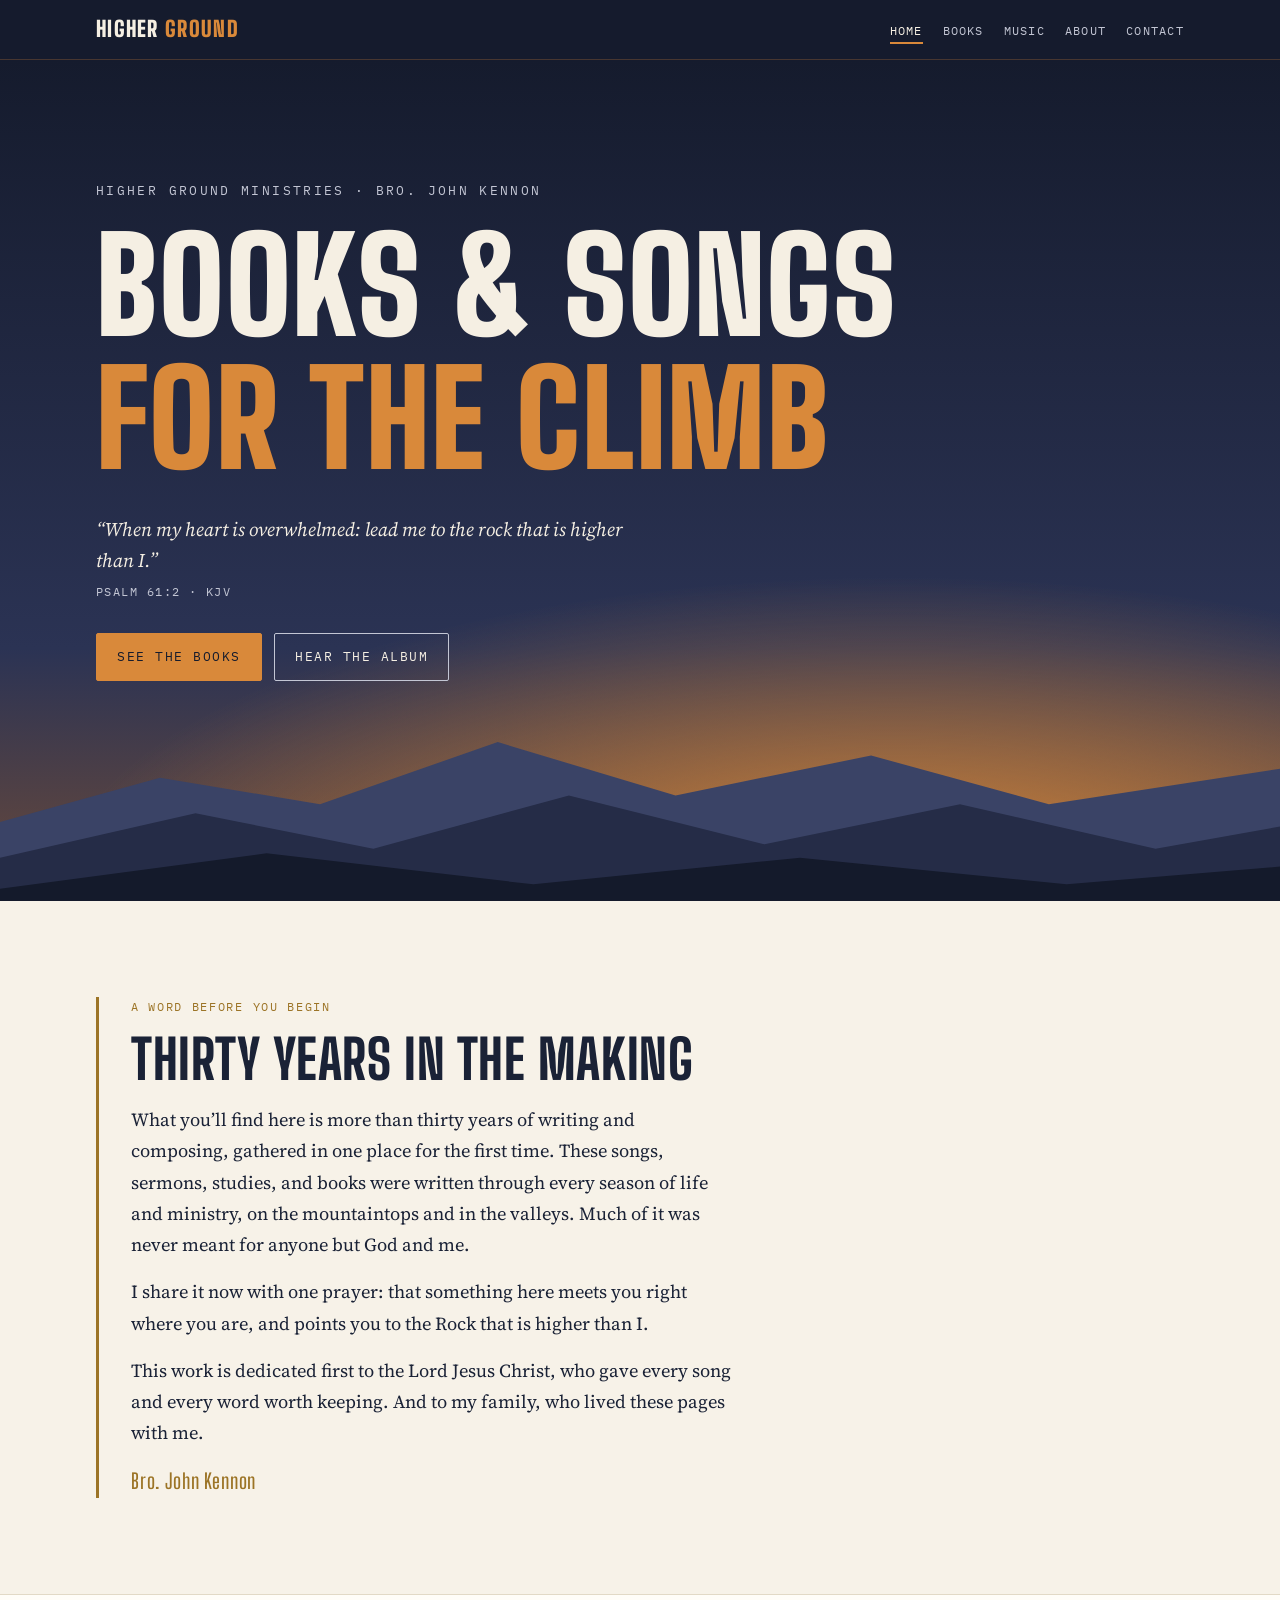
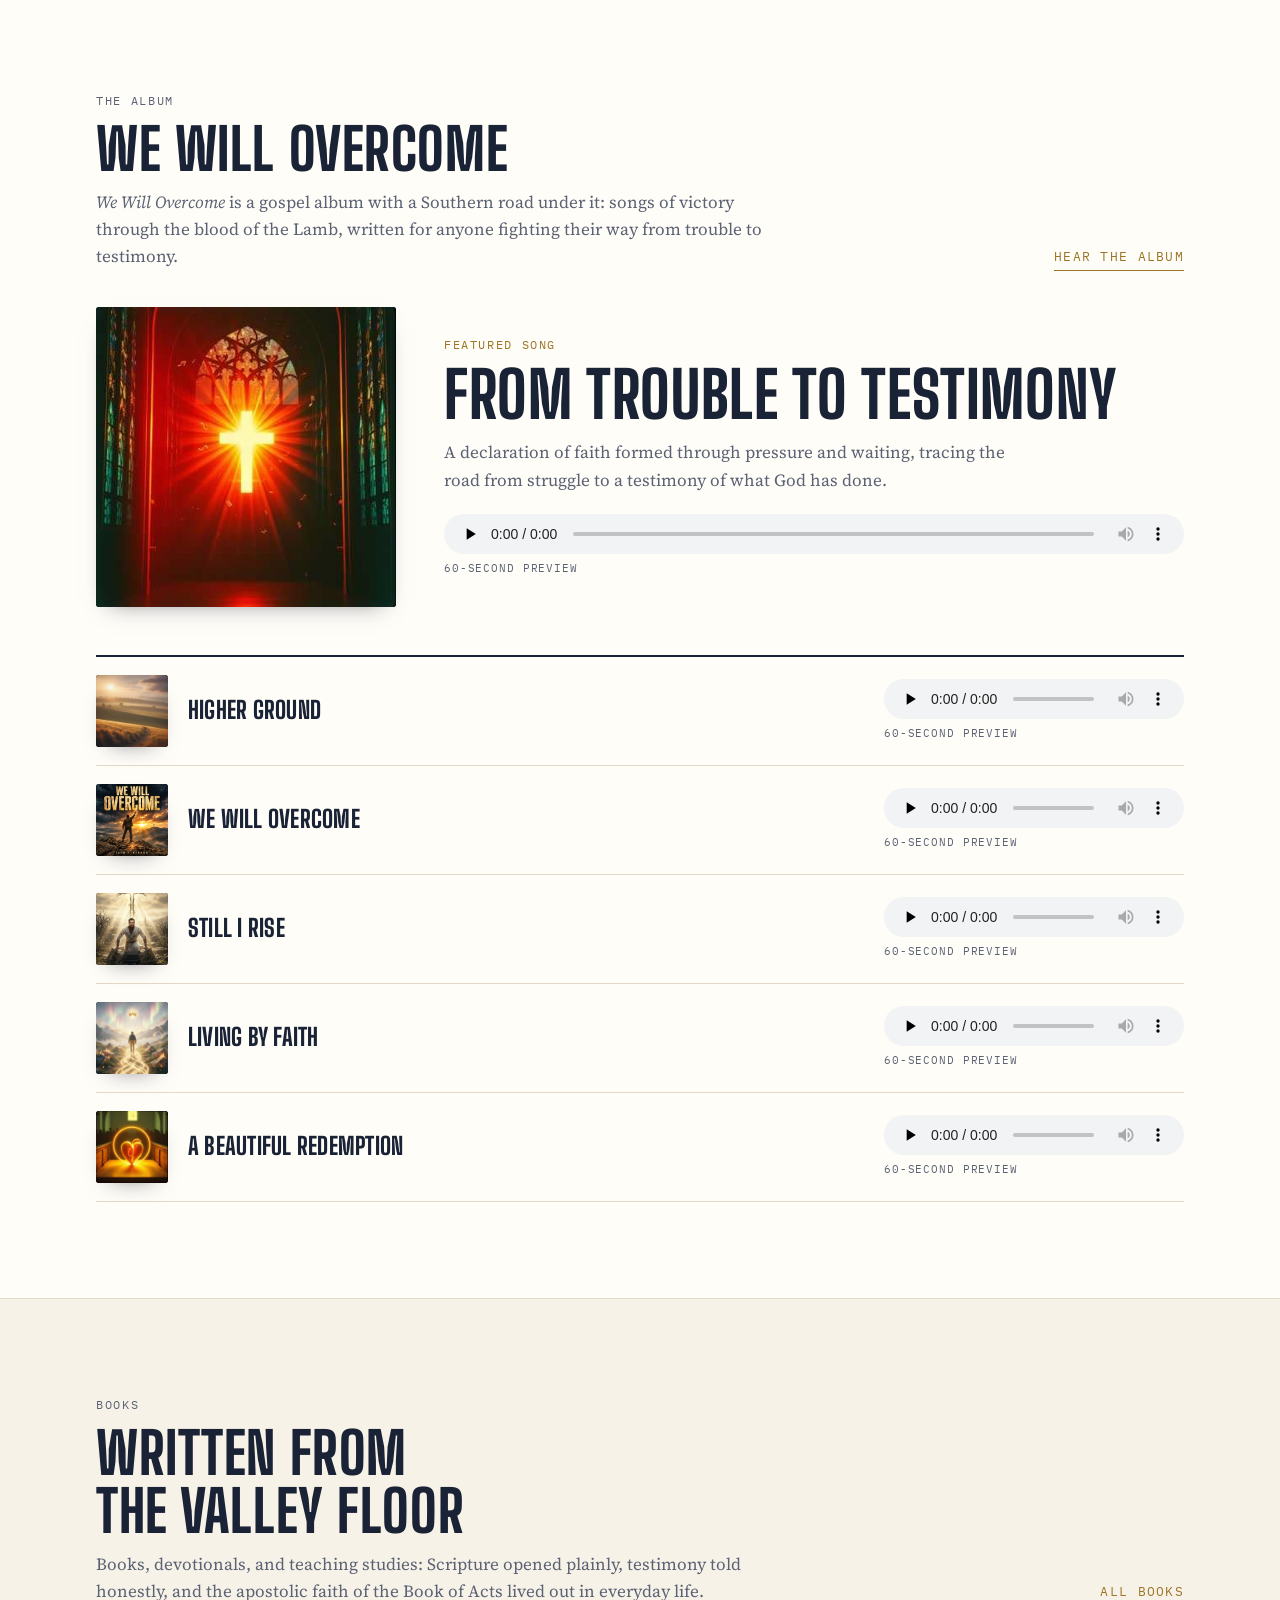
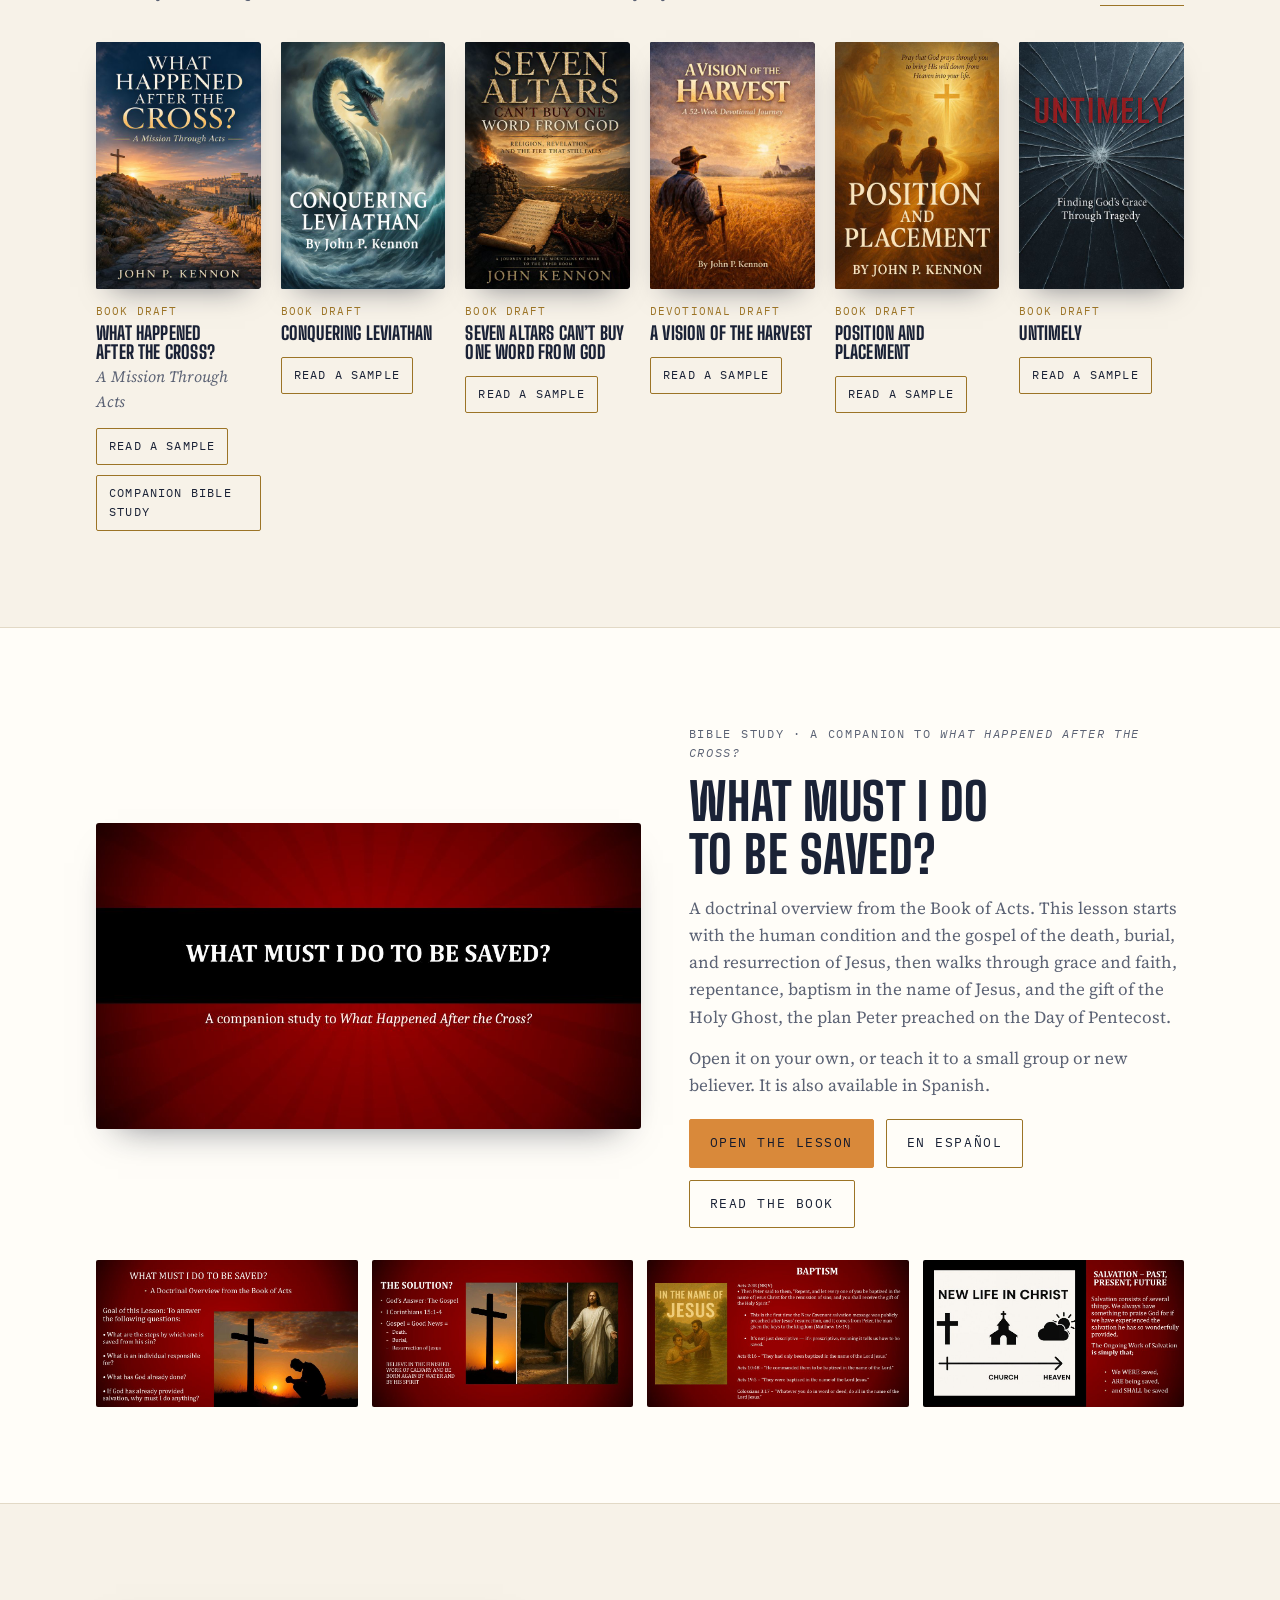
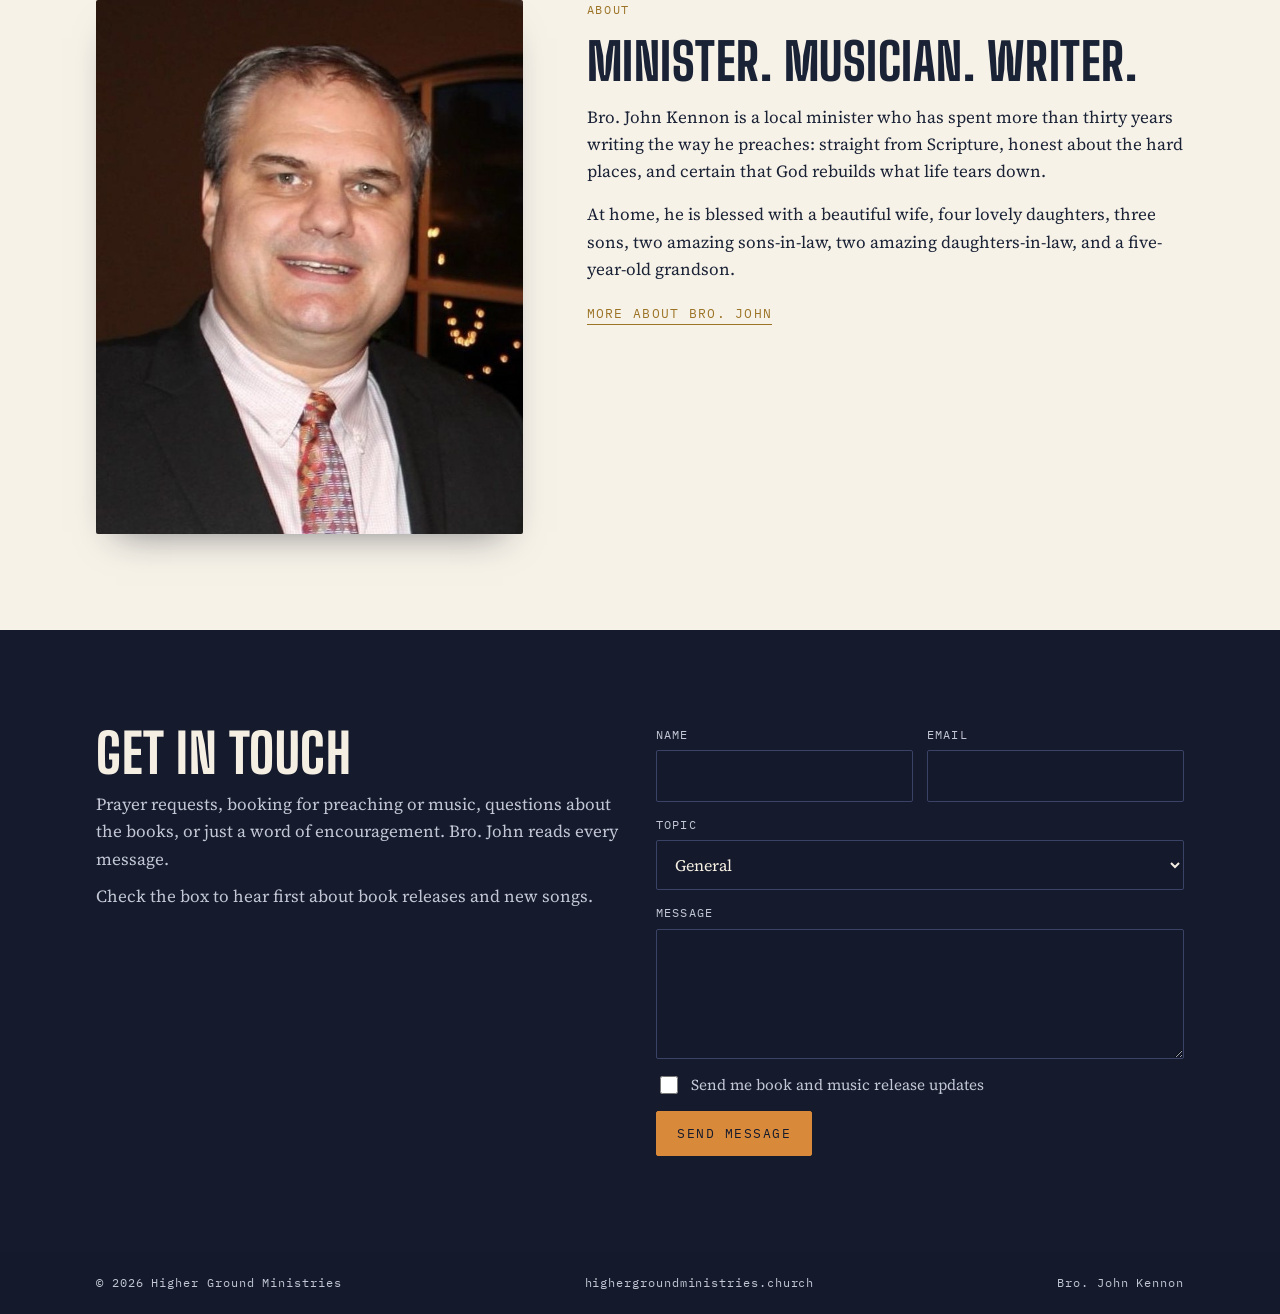
<file: index.html>
<!doctype html>
<html lang="en">
<head>
<meta charset="utf-8">
<script>/* myhgm.church is the short name: send visitors to the main address */
if (/(^|\.)myhgm\.church$/i.test(location.hostname)) location.replace("https://highergroundministries.church" + location.pathname + location.search + location.hash);</script>
<meta name="viewport" content="width=device-width, initial-scale=1">
<title>Higher Ground Ministries</title>
<meta name="description" content="Books and original gospel music from Bro. John Kennon and Higher Ground Ministries.">
<meta property="og:title" content="Higher Ground Ministries">
<meta property="og:description" content="Books and original gospel music from Bro. John Kennon and Higher Ground Ministries.">
<meta property="og:url" content="https://highergroundministries.church/">
<link rel="canonical" href="https://highergroundministries.church/">
<link rel="preconnect" href="https://fonts.googleapis.com">
<link rel="preconnect" href="https://fonts.gstatic.com" crossorigin>
<link rel="stylesheet" href="https://fonts.googleapis.com/css2?family=Big+Shoulders+Display:wght@600;800;900&family=Source+Serif+4:ital,opsz,wght@0,8..60,400;0,8..60,600;1,8..60,400&family=IBM+Plex+Mono:wght@400;500&display=swap">
<link rel="stylesheet" href="assets/site.css">
</head>
<body>
<a class="skip" href="#main">Skip to content</a>
<nav class="nav" aria-label="Main">
  <div class="wrap">
    <a class="mark" href="index.html">Higher <span>Ground</span></a>
    <ul>
      <li><a href="index.html" aria-current="page">Home</a></li>
      <li><a href="books.html">Books</a></li>
      <li><a href="music.html">Music</a></li>
      <li><a href="about.html">About</a></li>
      <li><a href="index.html#contact">Contact</a></li>
    </ul>
  </div>
</nav>

<header class="hero" id="top">
  <div class="wrap">
    <p class="sub">Higher Ground Ministries &middot; Bro. John Kennon</p>
    <h1>Books &amp; songs <em>for the climb</em></h1>
    <p class="verse">&ldquo;When my heart is overwhelmed: lead me to the rock that is higher than I.&rdquo;<cite>PSALM 61:2 &middot; KJV</cite></p>
    <div class="cta">
      <a class="btn" href="books.html">See the books</a>
      <a class="btn ghost" href="music.html">Hear the album</a>
    </div>
  </div>
  <svg class="ridges" viewBox="0 0 1440 260" preserveAspectRatio="none" aria-hidden="true">
    <circle cx="1040" cy="190" r="70"/>
    <path d="M0 170 L180 120 L360 150 L560 80 L760 140 L980 95 L1180 150 L1440 110 L1440 260 L0 260Z"/>
    <path d="M0 210 L220 160 L420 200 L640 140 L860 195 L1080 150 L1300 200 L1440 175 L1440 260 L0 260Z"/>
    <path d="M0 245 L300 205 L600 240 L900 210 L1200 240 L1440 220 L1440 260 L0 260Z"/>
  </svg>
</header>
<main id="main">
<section class="band dedication" aria-labelledby="dedication-h">
  <div class="wrap">
    <div class="dedication-body">
      <p class="eyebrow">A word before you begin</p>
      <h2 id="dedication-h">Thirty years in the making</h2>
      <p>What you&rsquo;ll find here is more than thirty years of writing and composing, gathered in one place for the first time. These songs, sermons, studies, and books were written through every season of life and ministry, on the mountaintops and in the valleys. Much of it was never meant for anyone but God and me.</p>
      <p>I share it now with one prayer: that something here meets you right where you are, and points you to the Rock that is higher than I.</p>
      <p>This work is dedicated first to the Lord Jesus Christ, who gave every song and every word worth keeping. And to my family, who lived these pages with me.</p>
      <p class="sig">Bro. John Kennon</p>
    </div>
  </div>
</section>
<section class="band alt" aria-labelledby="music-h">
  <div class="wrap">
    <div class="head-row">
      <div class="head">
        <p class="eyebrow">The album</p>
        <h2 id="music-h">We Will Overcome</h2>
        <p><em>We Will Overcome</em> is a gospel album with a Southern road under it: songs of victory through the blood of the Lamb, written for anyone fighting their way from trouble to testimony.</p>
      </div>
      <a class="more" href="music.html">Hear the album</a>
    </div>
    <div data-songs="featured"></div>
    <ul class="songs compact" data-songs="teaser"></ul>
  </div>
</section>
<section class="band" aria-labelledby="books-h">
  <div class="wrap">
    <div class="head-row">
      <div class="head">
        <p class="eyebrow">Books</p>
        <h2 id="books-h">Written from the valley floor</h2>
        <p>Books, devotionals, and teaching studies: Scripture opened plainly, testimony told honestly, and the apostolic faith of the Book of Acts lived out in everyday life.</p>
      </div>
      <a class="more" href="books.html">All books</a>
    </div>
    <div class="books compact" data-books="teaser"></div>
  </div>
</section>
<section class="band alt study" id="study" aria-labelledby="study-h">
  <div class="wrap">
    <div class="study-grid">
      <a class="study-cover" href="studies/next-steps-1-what-must-i-do-to-be-saved.pdf" target="_blank" rel="noopener"><img src="img/studies/ns1-1-01.jpg" alt="Title slide: What Must I Do to Be Saved? A companion study to What Happened After the Cross?" width="960" height="540" loading="lazy"></a>
      <div class="study-text">
        <p class="eyebrow">Bible study &middot; A companion to <i>What Happened After the Cross?</i></p>
        <h2 id="study-h">What Must I Do to Be Saved?</h2>
        <p>A doctrinal overview from the Book of Acts. This lesson starts with the human condition and the gospel of the death, burial, and resurrection of Jesus, then walks through grace and faith, repentance, baptism in the name of Jesus, and the gift of the Holy Ghost, the plan Peter preached on the Day of Pentecost.</p>
        <p>Open it on your own, or teach it to a small group or new believer. It is also available in Spanish.</p>
        <div class="study-actions">
          <a class="btn" href="studies/next-steps-1-what-must-i-do-to-be-saved.pdf" target="_blank" rel="noopener">Open the lesson</a>
          <a class="btn line" href="studies/next-steps-1-que-debo-hacer-para-ser-salvo.pdf" target="_blank" rel="noopener" lang="es">En espa&ntilde;ol</a>
          <a class="btn line" href="books.html#book-after-the-cross">Read the book</a>
        </div>
      </div>
    </div>
    <ul class="study-slides" aria-label="Slides from the lesson">
      <li><img src="img/studies/ns1-2-02.jpg" alt="Slide: goal of the lesson" width="960" height="540" loading="lazy"></li>
      <li><img src="img/studies/ns1-4-04.jpg" alt="Slide: the solution, the gospel" width="960" height="540" loading="lazy"></li>
      <li><img src="img/studies/ns1-12-12.jpg" alt="Slide: baptism" width="960" height="540" loading="lazy"></li>
      <li><img src="img/studies/ns1-15-15.jpg" alt="Slide: salvation past, present, future" width="960" height="540" loading="lazy"></li>
    </ul>
  </div>
</section>
<section class="band" aria-labelledby="about-h">
  <div class="wrap about">
    <img class="portrait-img" src="img/john-kennon.jpg" alt="Bro. John Kennon" width="640" height="800">
    <div class="about-body">
      <p class="eyebrow">About</p>
      <h2 id="about-h">Minister. Musician. Writer.</h2>
      <p>Bro. John Kennon is a local minister who has spent more than thirty years writing the way he preaches: straight from Scripture, honest about the hard places, and certain that God rebuilds what life tears down.</p>
      <p>At home, he is blessed with a beautiful wife, four lovely daughters, three sons, two amazing sons-in-law, two amazing daughters-in-law, and a five-year-old grandson.</p>
      <p><a class="more" href="about.html">More about Bro. John</a></p>
    </div>
  </div>
</section>
<section class="band contact" id="contact" aria-labelledby="contact-h">
  <div class="wrap">
    <div>
      <h2 id="contact-h">Get in touch</h2>
      <p>Prayer requests, booking for preaching or music, questions about the books, or just a word of encouragement. Bro. John reads every message.</p>
      <p>Check the box to hear first about book releases and new songs.</p>
    </div>
    <div>
      <p class="thanks" id="thanks" hidden>Thank you. Your message is on its way, and Bro. John will get back to you.</p>
      <form id="contact-form" action="https://formsubmit.co/stackskennon@gmail.com" method="POST">
        <input type="hidden" name="_subject" value="New message from highergroundministries.church">
        <input type="hidden" name="_next" value="https://highergroundministries.church/?sent=1#contact">
        <input type="hidden" name="_template" value="table">
        <input type="text" name="_honey" class="hp" tabindex="-1" autocomplete="off" aria-hidden="true">
        <div class="row2">
          <div class="fld"><label for="cf-name">Name</label><input id="cf-name" name="name" type="text" autocomplete="name" required></div>
          <div class="fld"><label for="cf-email">Email</label><input id="cf-email" name="email" type="email" autocomplete="email" required></div>
        </div>
        <div class="fld"><label for="cf-topic">Topic</label>
          <select id="cf-topic" name="topic">
            <option>General</option><option>Prayer request</option><option>Booking: preaching or music</option><option>Books</option><option>Music</option>
          </select></div>
        <div class="fld"><label for="cf-msg">Message</label><textarea id="cf-msg" name="message" required></textarea></div>
        <label class="chk"><input id="cf-updates" type="checkbox" name="updates" value="Yes, send release updates"> Send me book and music release updates</label>
        <button class="btn" type="submit">Send message</button>
      </form>
    </div>
  </div>
</section>
</main>
<footer>
  <div class="wrap">
    <span>&copy; 2026 Higher Ground Ministries</span>
    <span>highergroundministries.church</span>
    <span>Bro. John Kennon</span>
  </div>
</footer>
<script src="assets/site.js"></script>
</body>
</html>
</file>
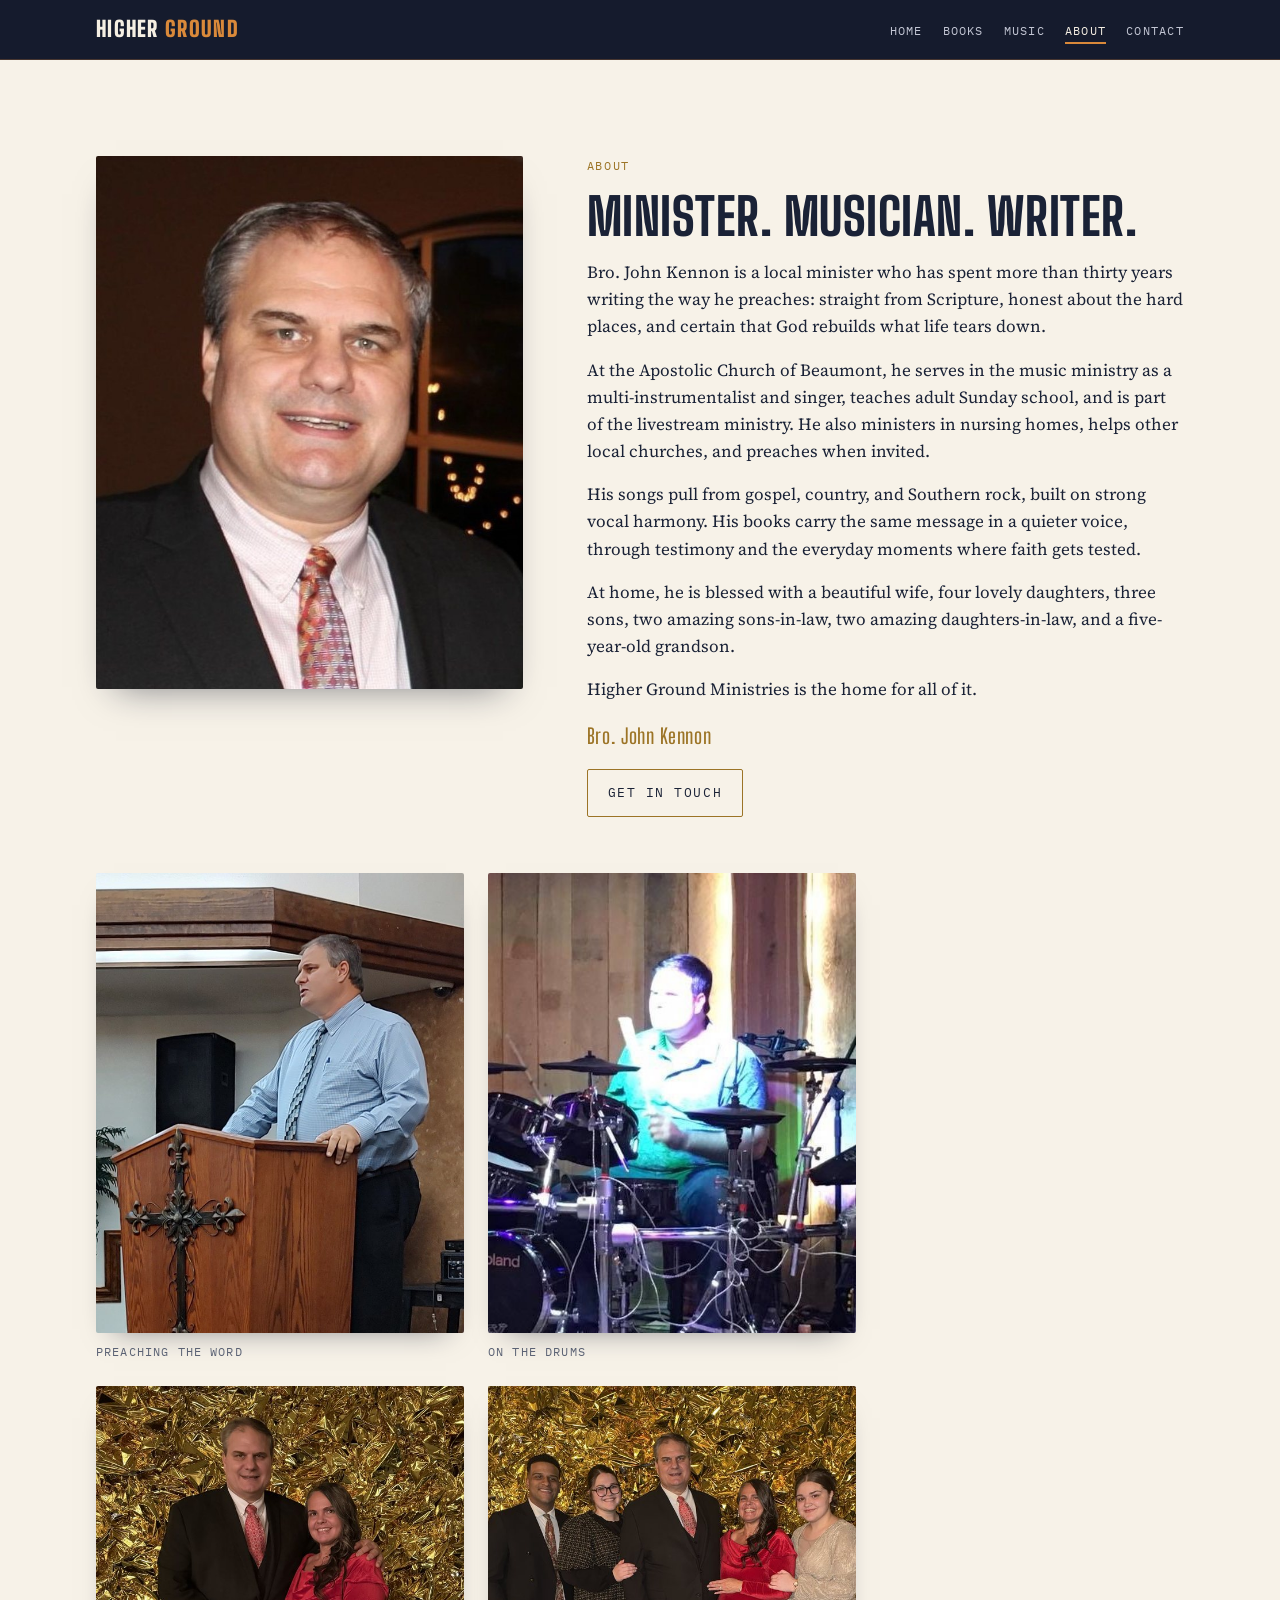
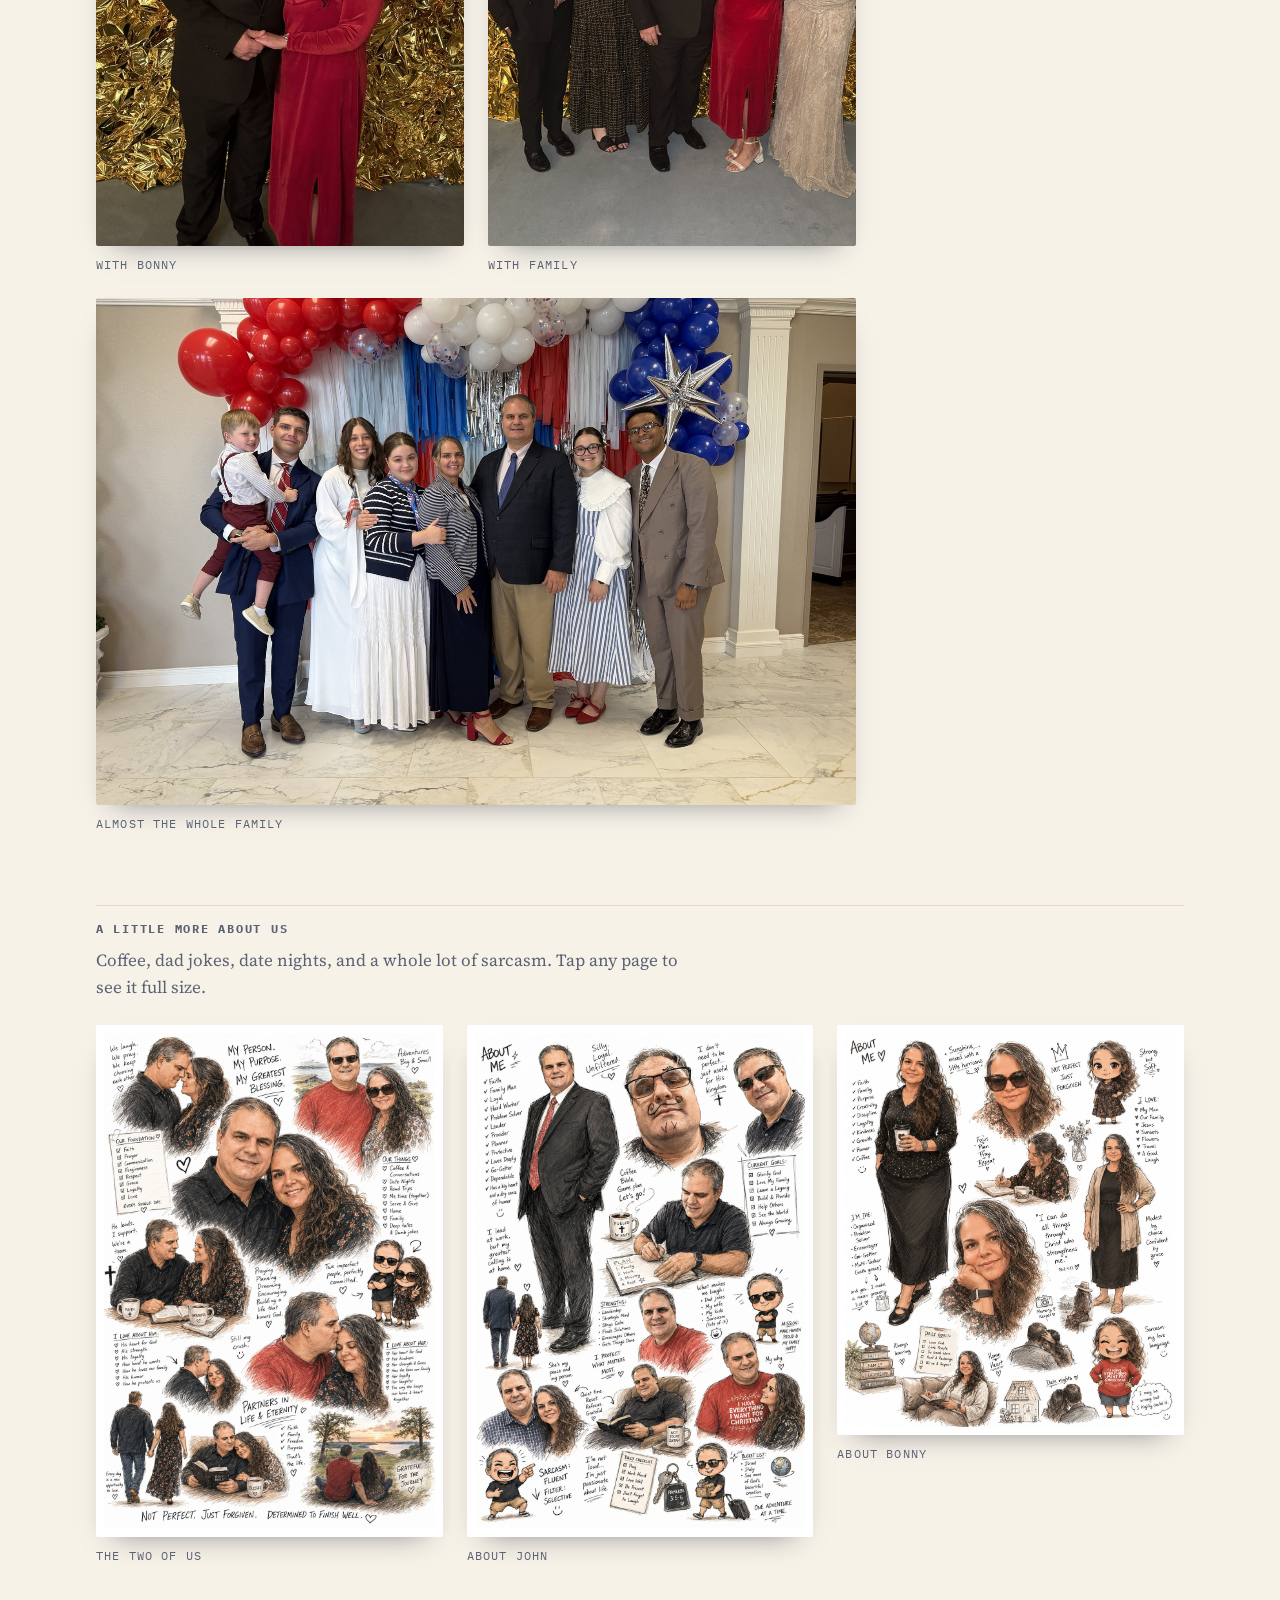
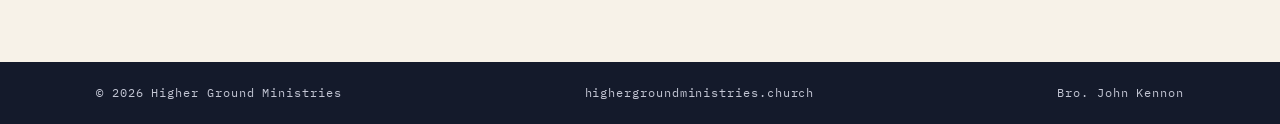
<file: about.html>
<!doctype html>
<html lang="en">
<head>
<meta charset="utf-8">
<script>/* myhgm.church is the short name: send visitors to the main address */
if (/(^|\.)myhgm\.church$/i.test(location.hostname)) location.replace("https://highergroundministries.church" + location.pathname + location.search + location.hash);</script>
<meta name="viewport" content="width=device-width, initial-scale=1">
<title>About Bro. John Kennon</title>
<meta name="description" content="About Bro. John Kennon, minister, writer and songwriter, and Higher Ground Ministries.">
<meta property="og:title" content="About Bro. John Kennon">
<meta property="og:description" content="About Bro. John Kennon, minister, writer and songwriter, and Higher Ground Ministries.">
<meta property="og:url" content="https://highergroundministries.church/about.html">
<link rel="canonical" href="https://highergroundministries.church/about.html">
<link rel="preconnect" href="https://fonts.googleapis.com">
<link rel="preconnect" href="https://fonts.gstatic.com" crossorigin>
<link rel="stylesheet" href="https://fonts.googleapis.com/css2?family=Big+Shoulders+Display:wght@600;800;900&family=Source+Serif+4:ital,opsz,wght@0,8..60,400;0,8..60,600;1,8..60,400&family=IBM+Plex+Mono:wght@400;500&display=swap">
<link rel="stylesheet" href="assets/site.css">
</head>
<body>
<a class="skip" href="#main">Skip to content</a>
<nav class="nav" aria-label="Main">
  <div class="wrap">
    <a class="mark" href="index.html">Higher <span>Ground</span></a>
    <ul>
      <li><a href="index.html">Home</a></li>
      <li><a href="books.html">Books</a></li>
      <li><a href="music.html">Music</a></li>
      <li><a href="about.html" aria-current="page">About</a></li>
      <li><a href="index.html#contact">Contact</a></li>
    </ul>
  </div>
</nav>

<main id="main">
<section class="band" aria-labelledby="about-h">
  <div class="wrap about">
    <img class="portrait-img" src="img/john-kennon.jpg" alt="Bro. John Kennon" width="640" height="800">
    <div class="about-body">
      <p class="eyebrow">About</p>
      <h2 id="about-h">Minister. Musician. Writer.</h2>
      <p>Bro. John Kennon is a local minister who has spent more than thirty years writing the way he preaches: straight from Scripture, honest about the hard places, and certain that God rebuilds what life tears down.</p>
      <p>At the Apostolic Church of Beaumont, he serves in the music ministry as a multi-instrumentalist and singer, teaches adult Sunday school, and is part of the livestream ministry. He also ministers in nursing homes, helps other local churches, and preaches when invited.</p>
      <p>His songs pull from gospel, country, and Southern rock, built on strong vocal harmony. His books carry the same message in a quieter voice, through testimony and the everyday moments where faith gets tested.</p>
      <p>At home, he is blessed with a beautiful wife, four lovely daughters, three sons, two amazing sons-in-law, two amazing daughters-in-law, and a five-year-old grandson.</p>
      <p>Higher Ground Ministries is the home for all of it.</p>
      <p class="sig">Bro. John Kennon</p>
      <p><a class="btn line" href="index.html#contact">Get in touch</a></p>
    </div>
  </div>
  <div class="wrap">
    <div class="gallery">
      <figure><img src="img/john-preaching.jpg" alt="Bro. John Kennon preaching" width="640" height="800" loading="lazy"><figcaption>Preaching the Word</figcaption></figure>
      <figure><img src="img/john-drums.jpg" alt="Bro. John Kennon playing drums" width="480" height="600" loading="lazy"><figcaption>On the drums</figcaption></figure>
      <figure><img src="img/john-and-wife.jpg" alt="Bro. John Kennon and his wife, Bonny" width="640" height="800" loading="lazy"><figcaption>With Bonny</figcaption></figure>
      <figure><img src="img/family.jpg" alt="Bro. John Kennon with his wife and family" width="640" height="800" loading="lazy"><figcaption>With family</figcaption></figure>
      <figure class="wide"><img src="img/family-all.jpg" alt="Bro. John Kennon with almost the whole family" width="1500" height="1000" loading="lazy"><figcaption>Almost the whole family</figcaption></figure>
    </div>
  </div>
  <div class="wrap scrapbook">
    <h2 class="group-title">A little more about us</h2>
    <p class="scrap-lead">Coffee, dad jokes, date nights, and a whole lot of sarcasm. Tap any page to see it full size.</p>
    <div class="scrap-pages">
      <figure><a href="img/scrapbook/us.jpg" target="_blank" rel="noopener"><img src="img/scrapbook/us.jpg" alt="Sketchbook collage of Bro. John and Bonny Kennon: My person. My purpose. My greatest blessing. Not perfect. Just forgiven. Determined to finish well." width="1024" height="1536" loading="lazy"></a><figcaption>The two of us</figcaption></figure>
      <figure><a href="img/scrapbook/john.jpg" target="_blank" rel="noopener"><img src="img/scrapbook/john.jpg" alt="Sketchbook collage about Bro. John Kennon: faith, family man, hard worker, dry sense of humor. I lead at work, but my greatest calling is at home." width="1024" height="1536" loading="lazy"></a><figcaption>About John</figcaption></figure>
      <figure><a href="img/scrapbook/her.jpg" target="_blank" rel="noopener"><img src="img/scrapbook/her.jpg" alt="Sketchbook collage about Bonny Kennon: faith, family, purpose, creativity. Sunshine mixed with a little hurricane. Not perfect, just forgiven." width="1150" height="1370" loading="lazy"></a><figcaption>About Bonny</figcaption></figure>
    </div>
  </div>
</section>
</main>
<footer>
  <div class="wrap">
    <span>&copy; 2026 Higher Ground Ministries</span>
    <span>highergroundministries.church</span>
    <span>Bro. John Kennon</span>
  </div>
</footer>
<script src="assets/site.js"></script>
</body>
</html>
</file>
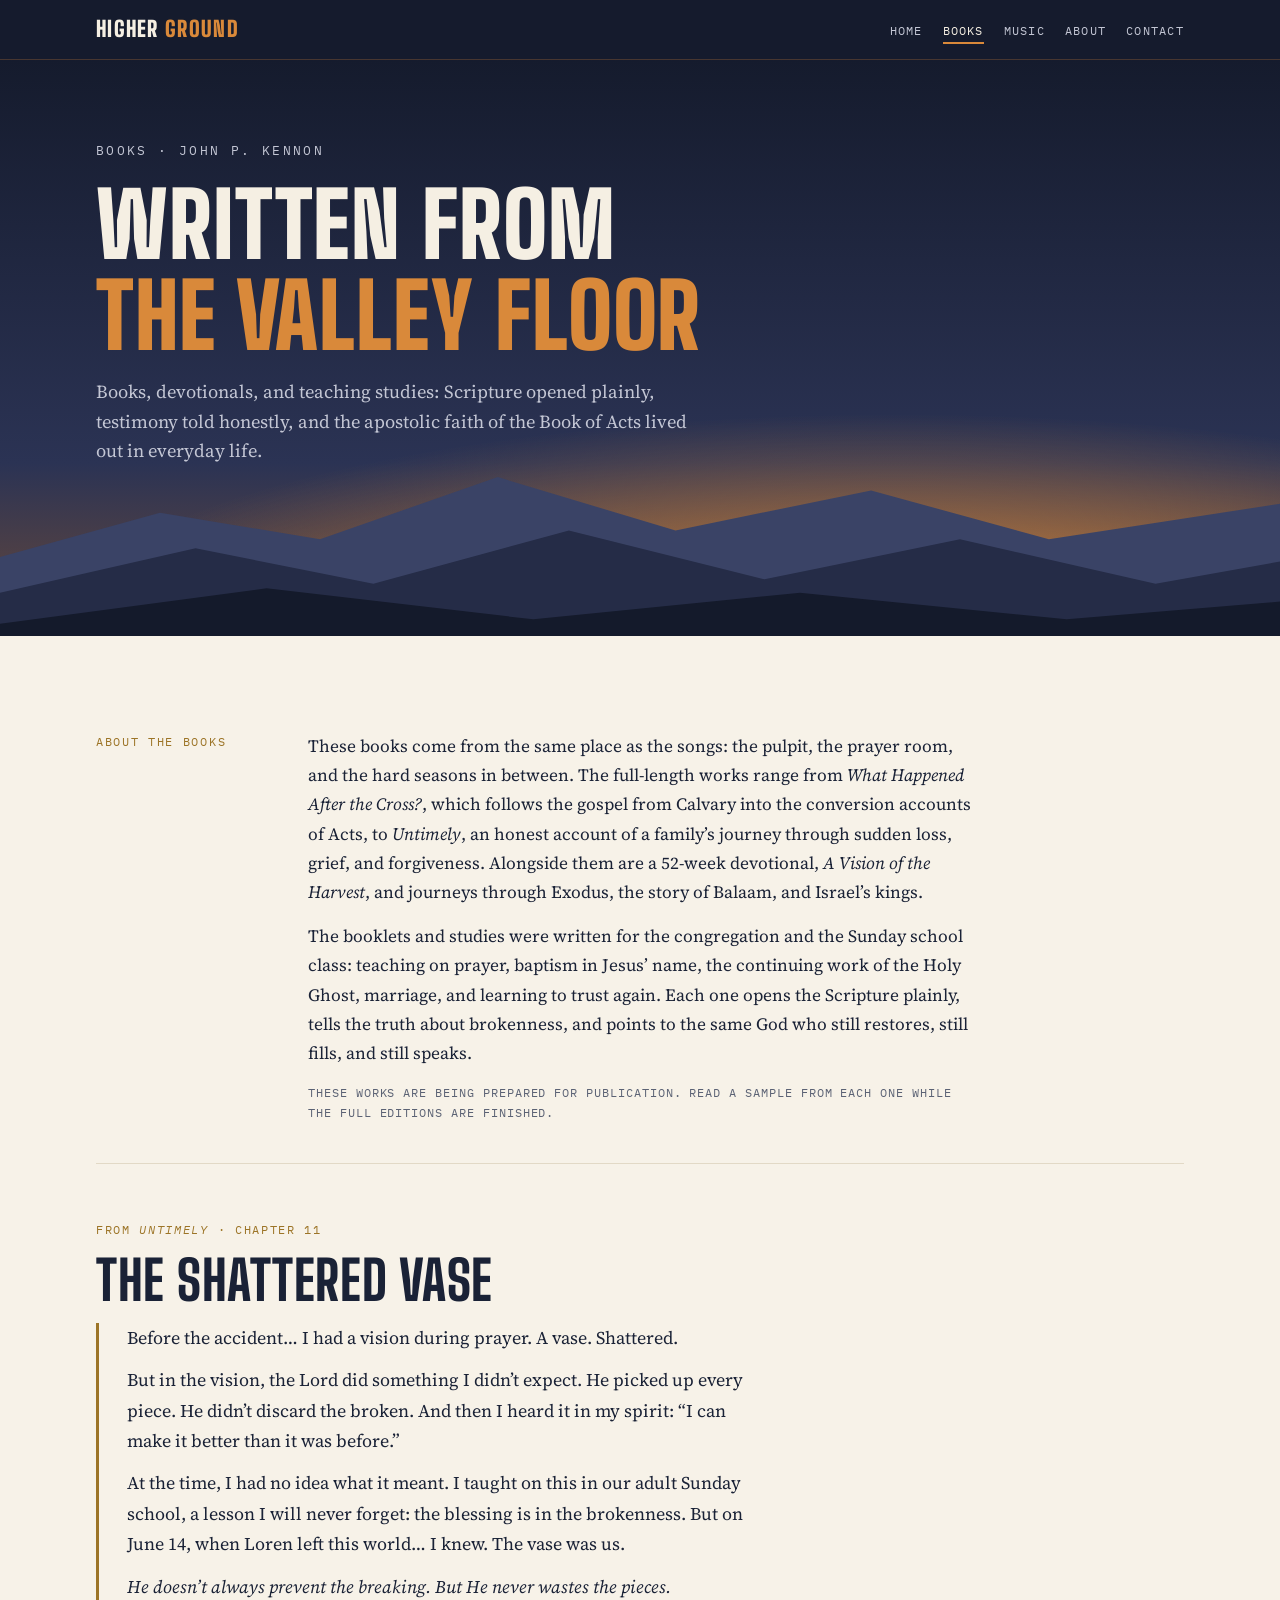
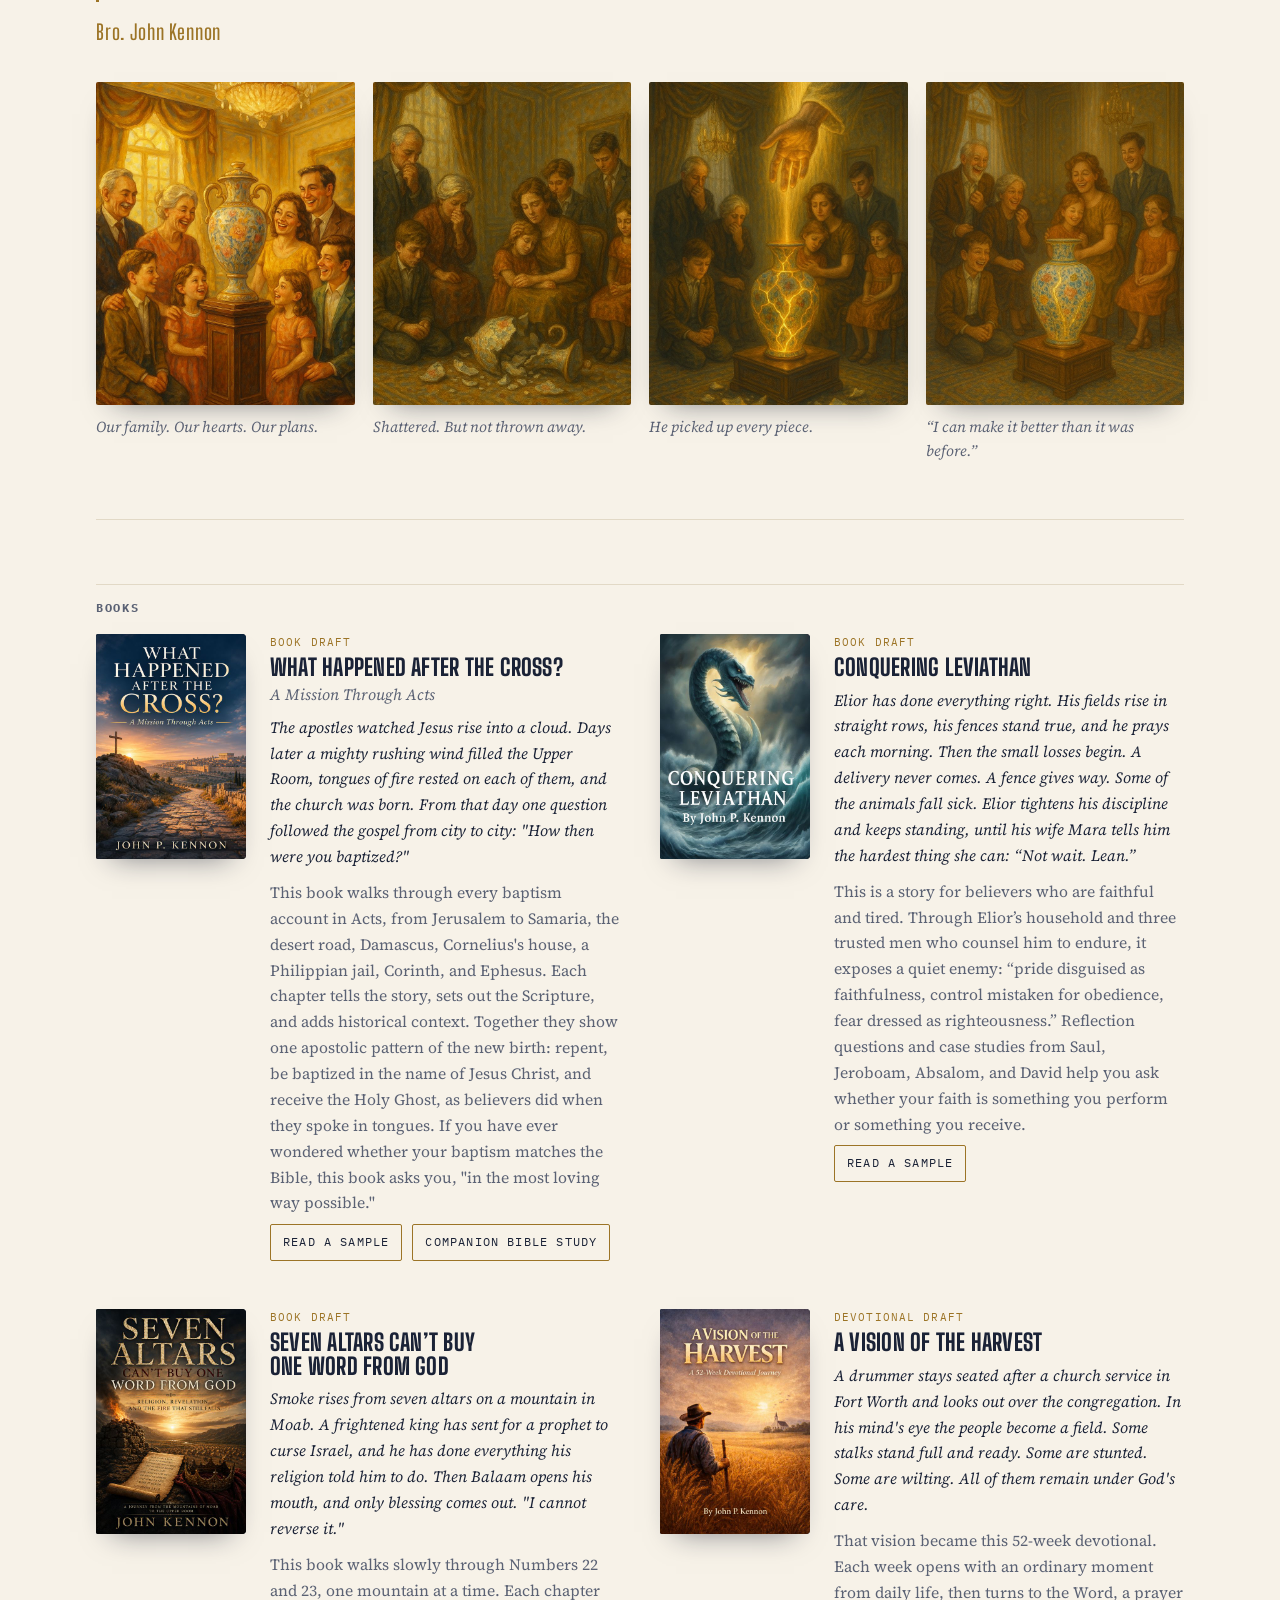
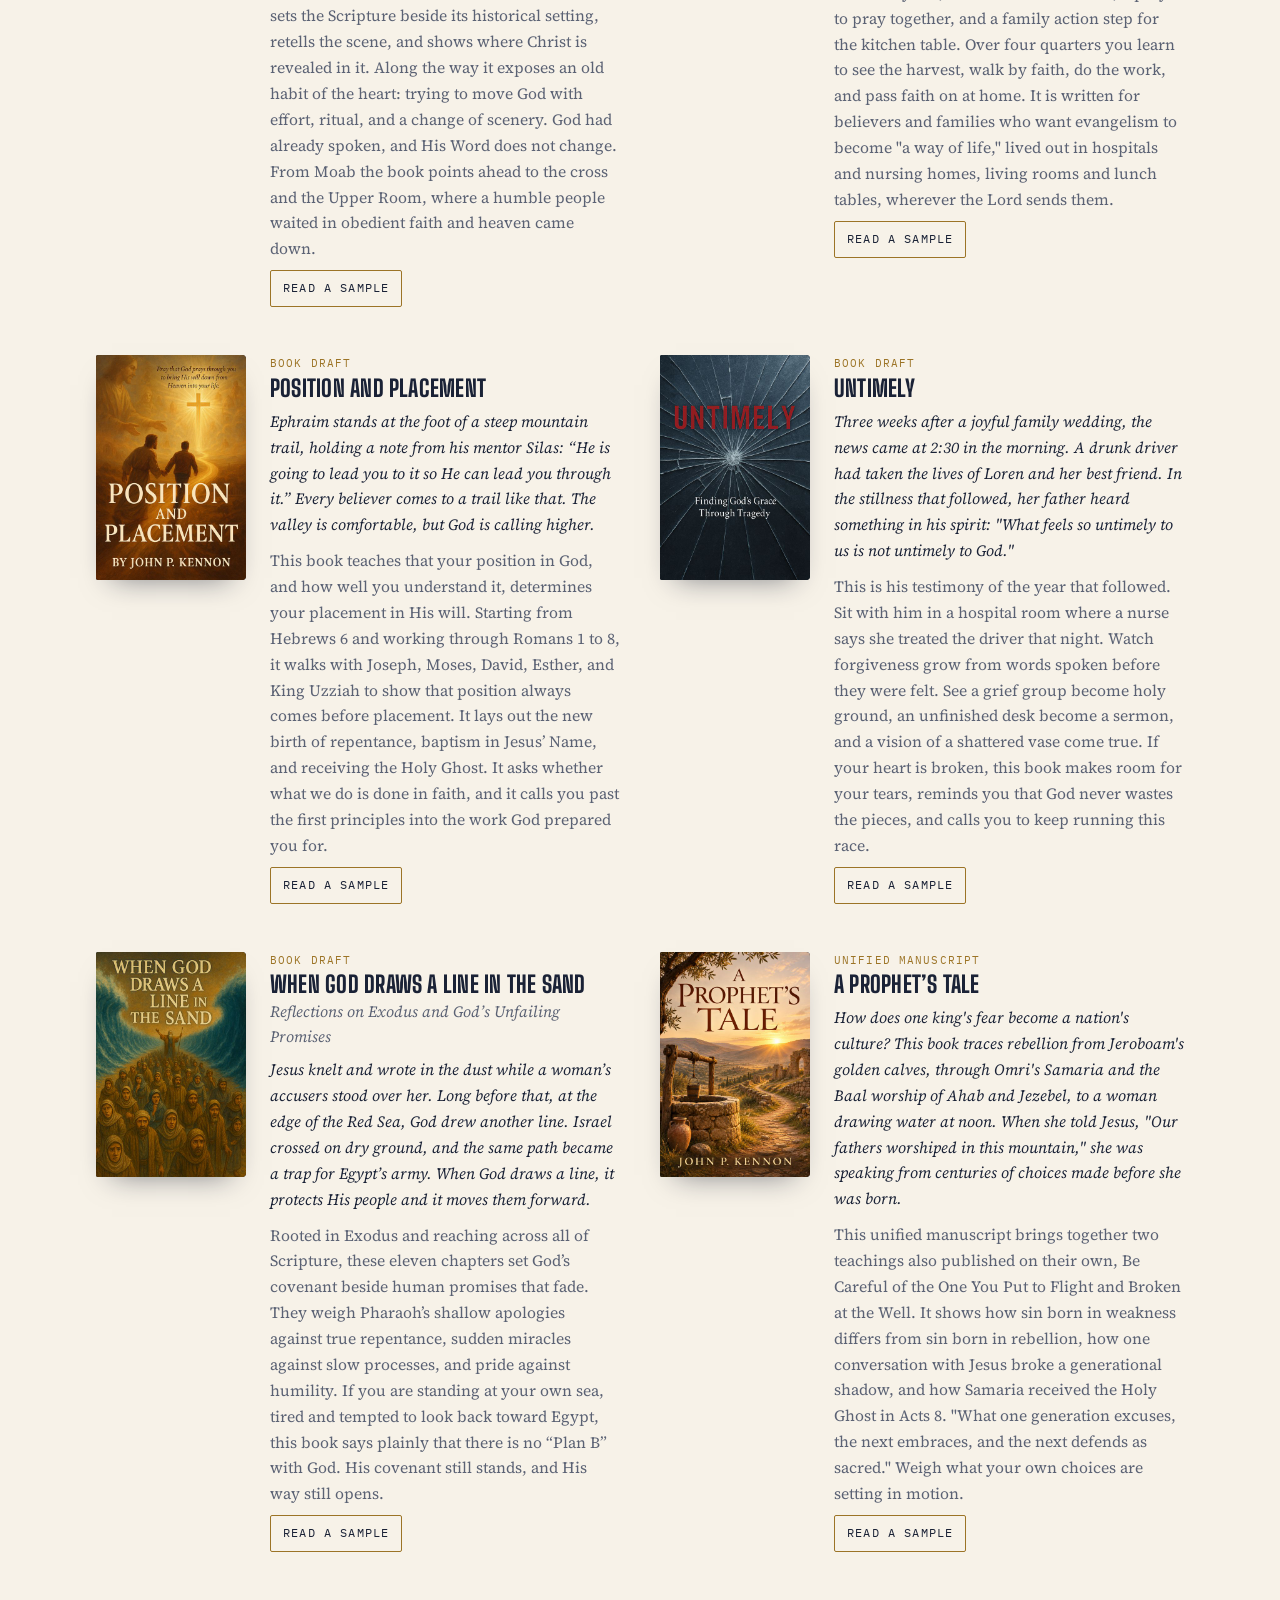
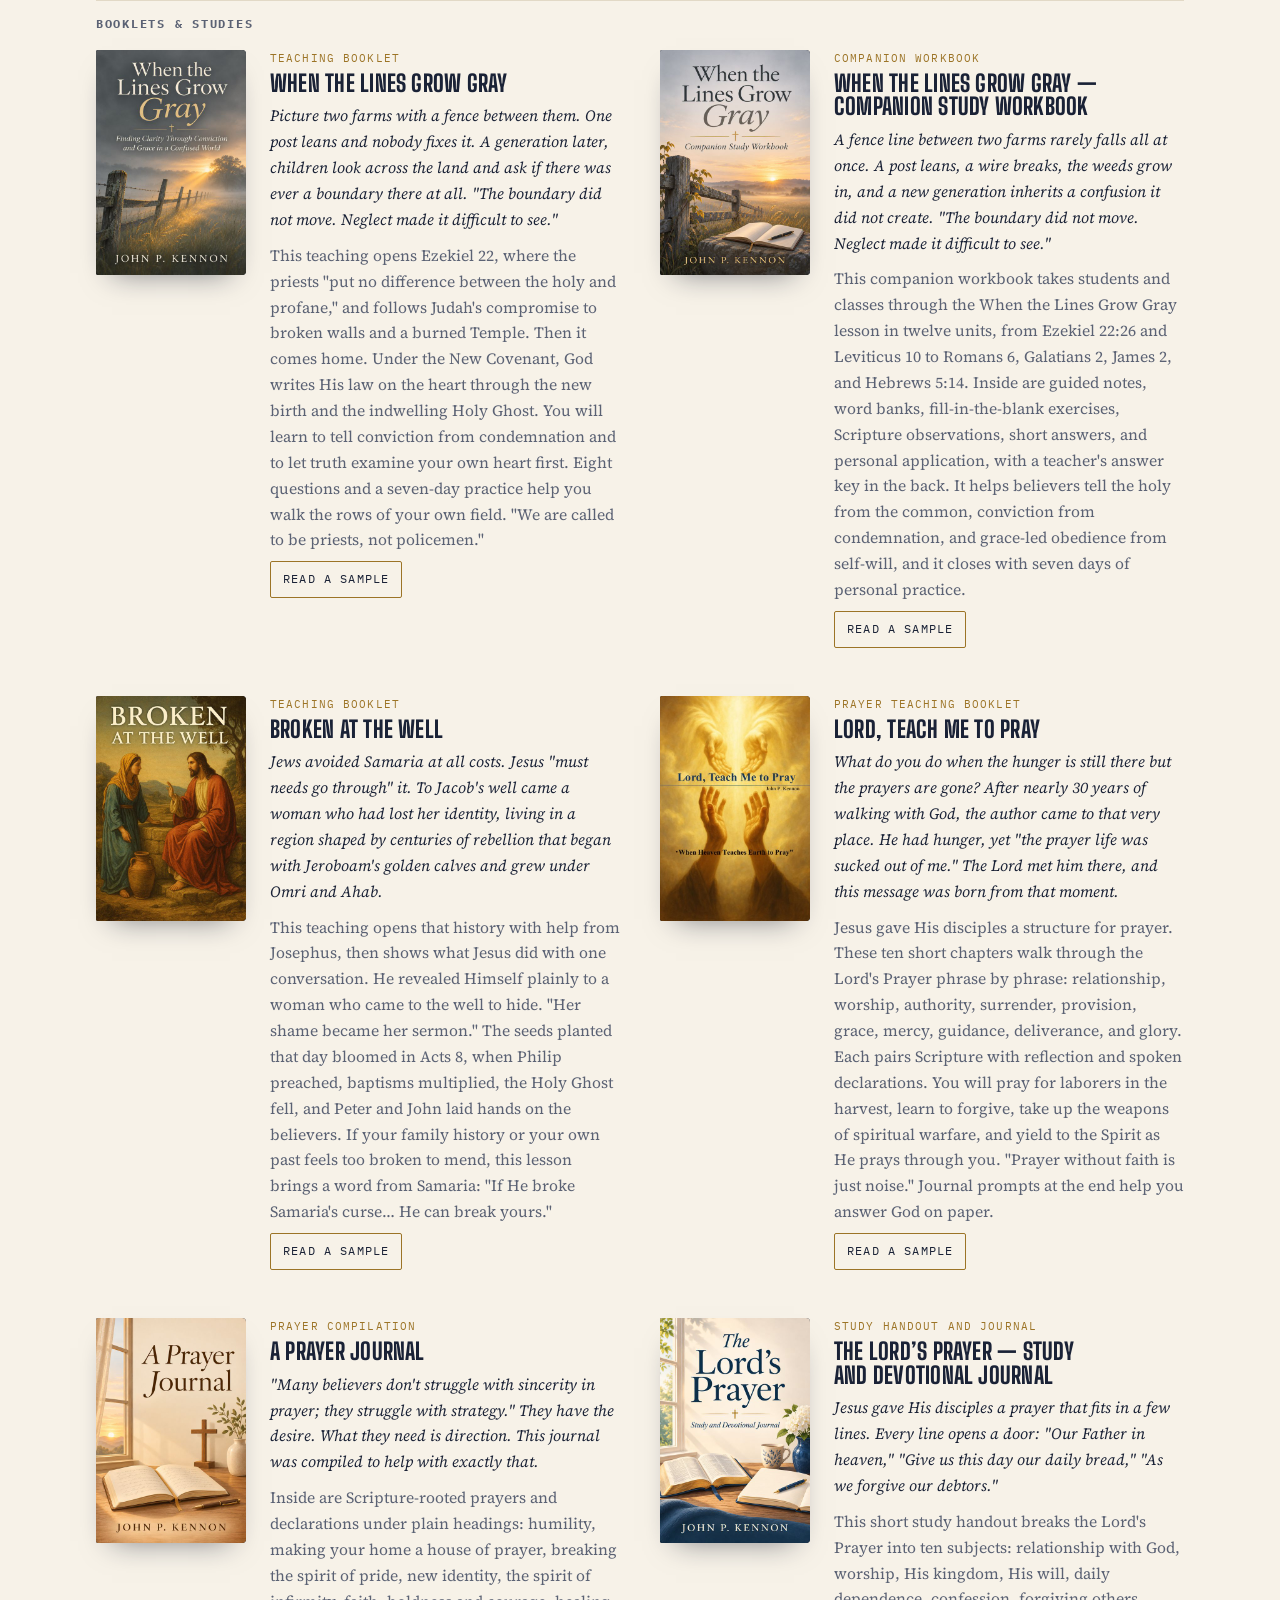
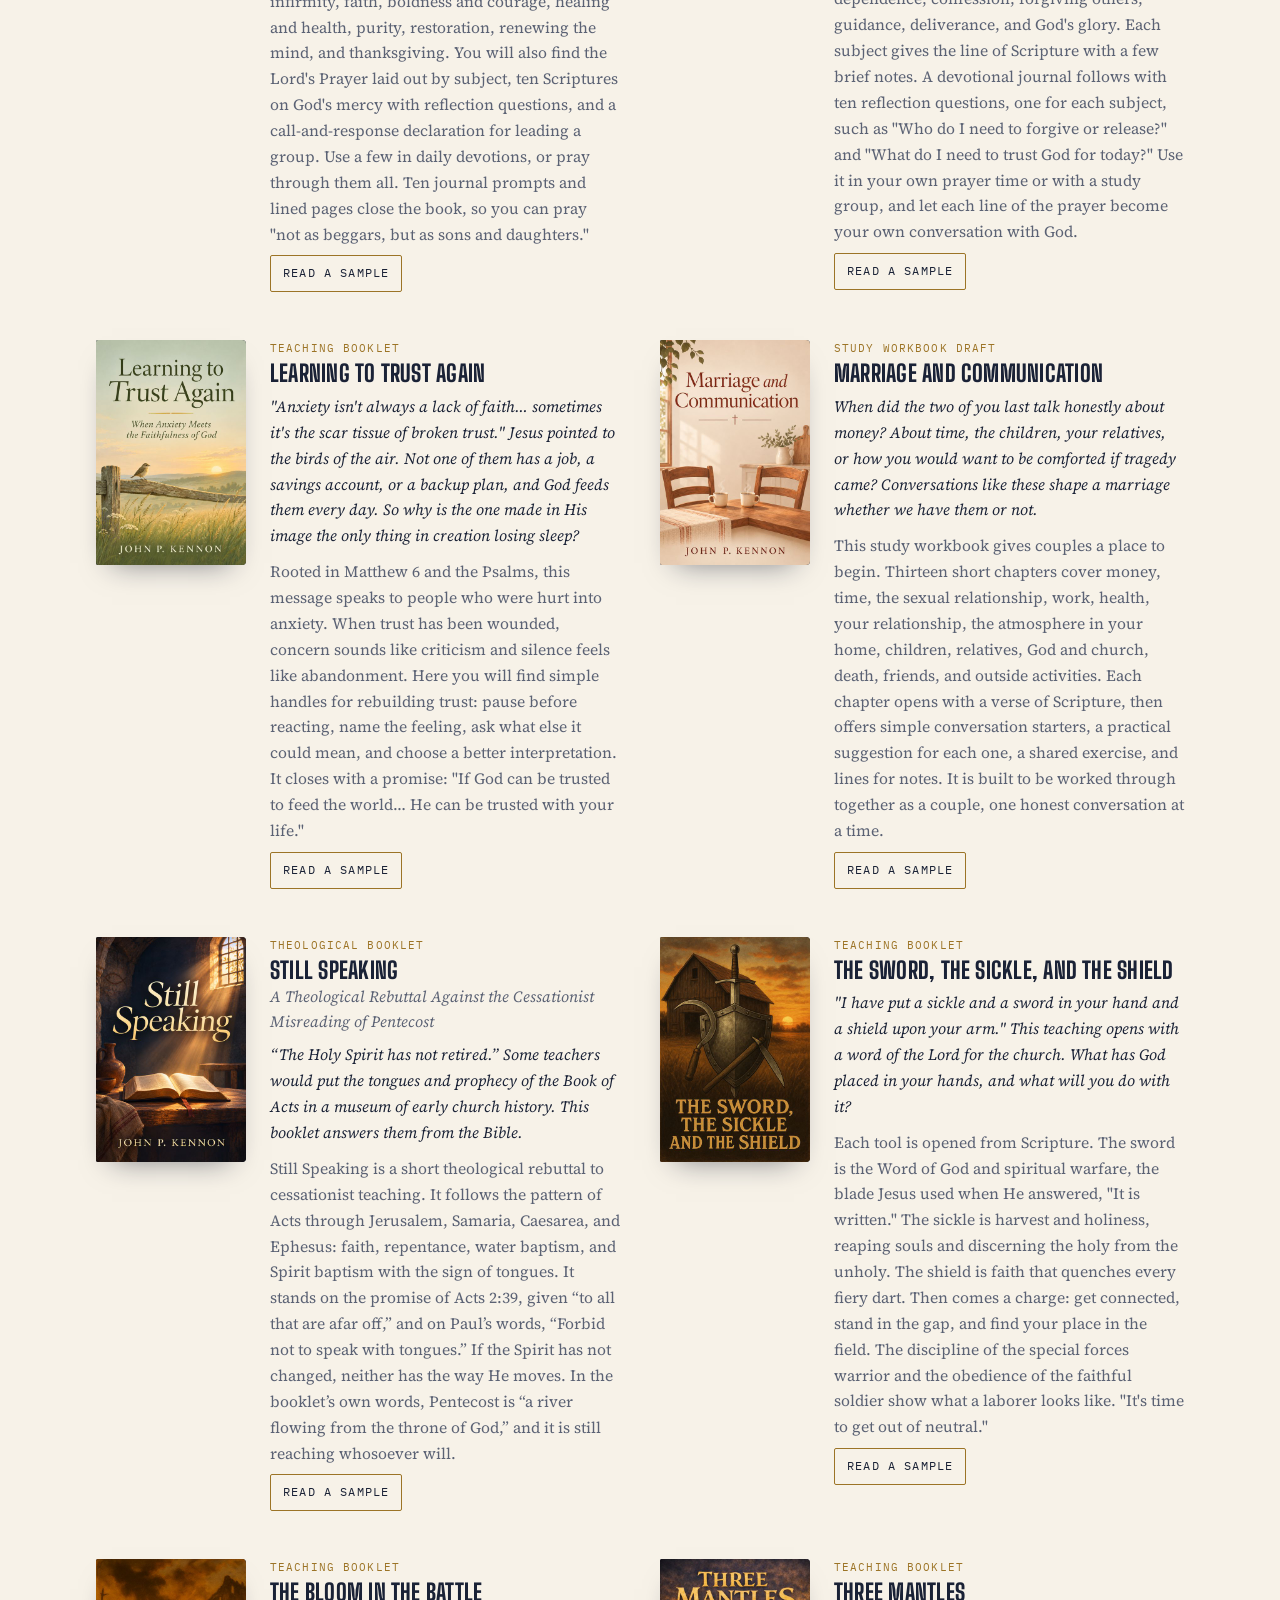
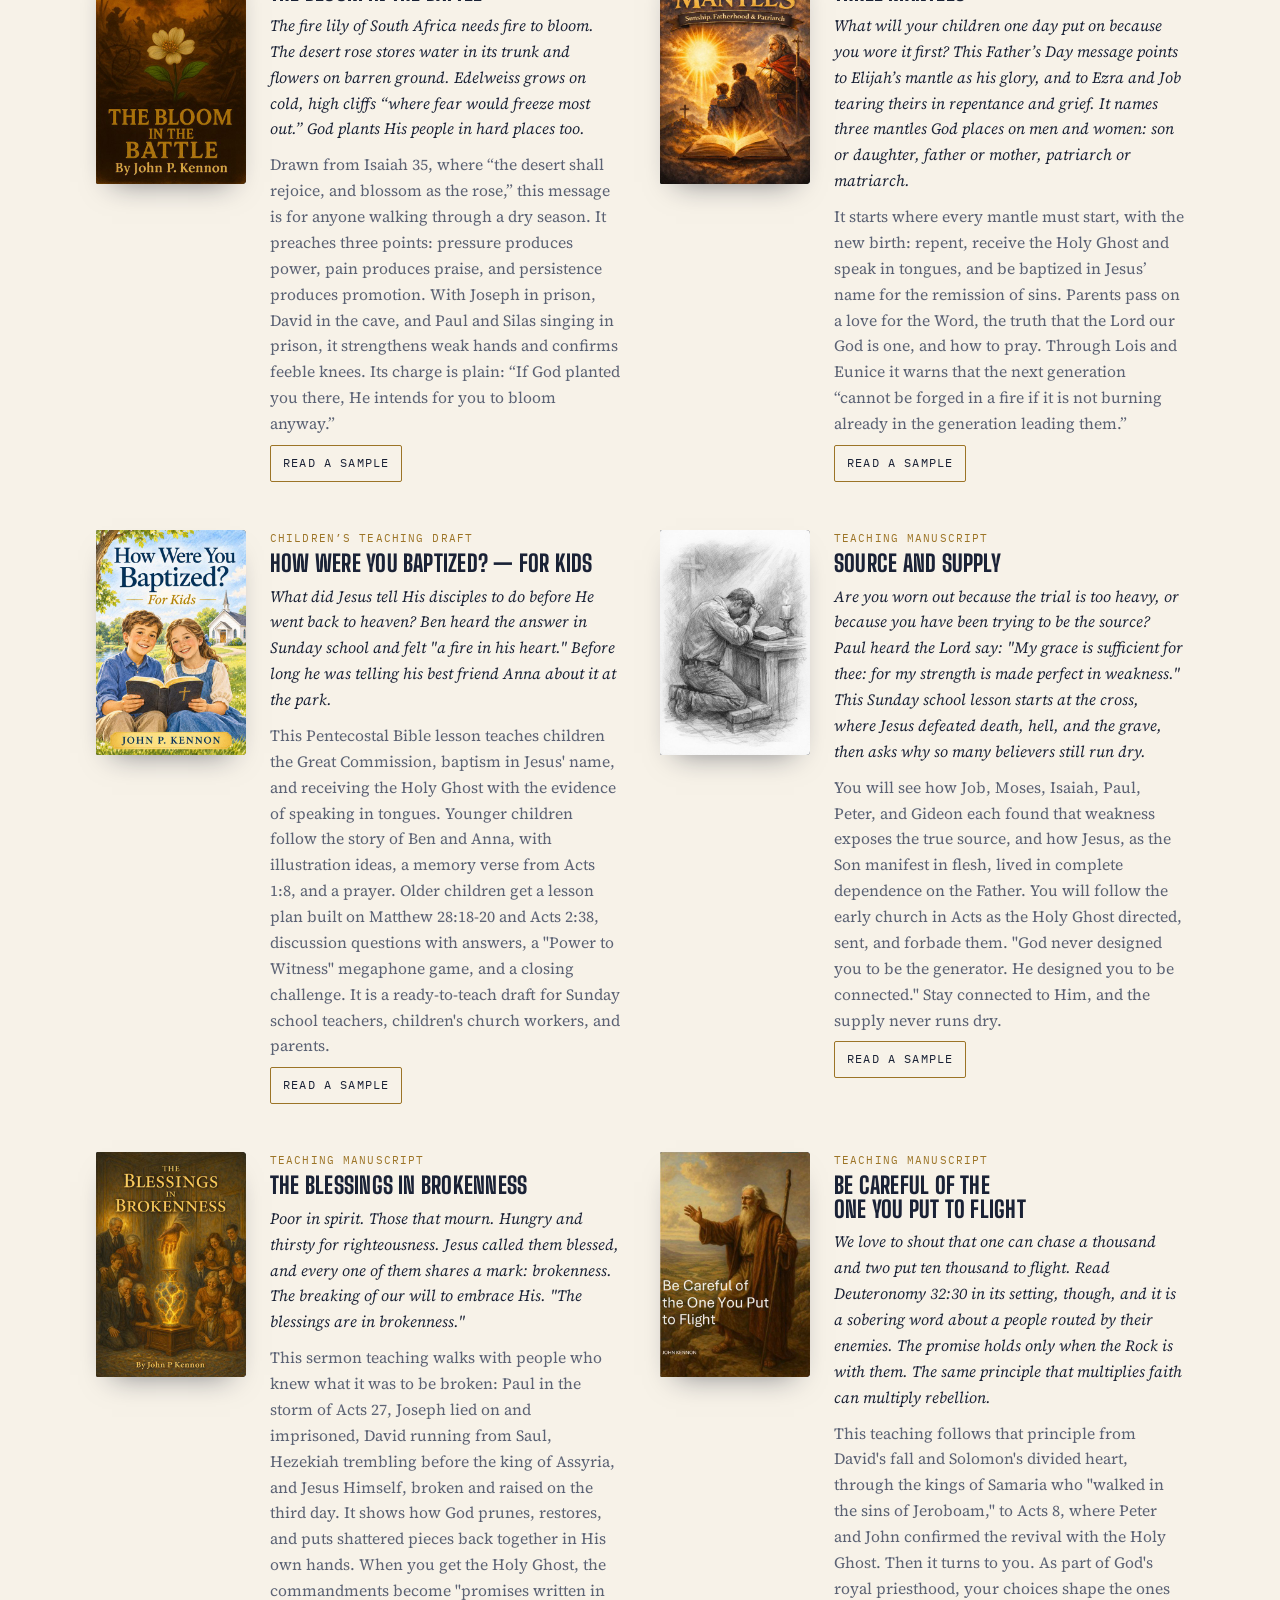
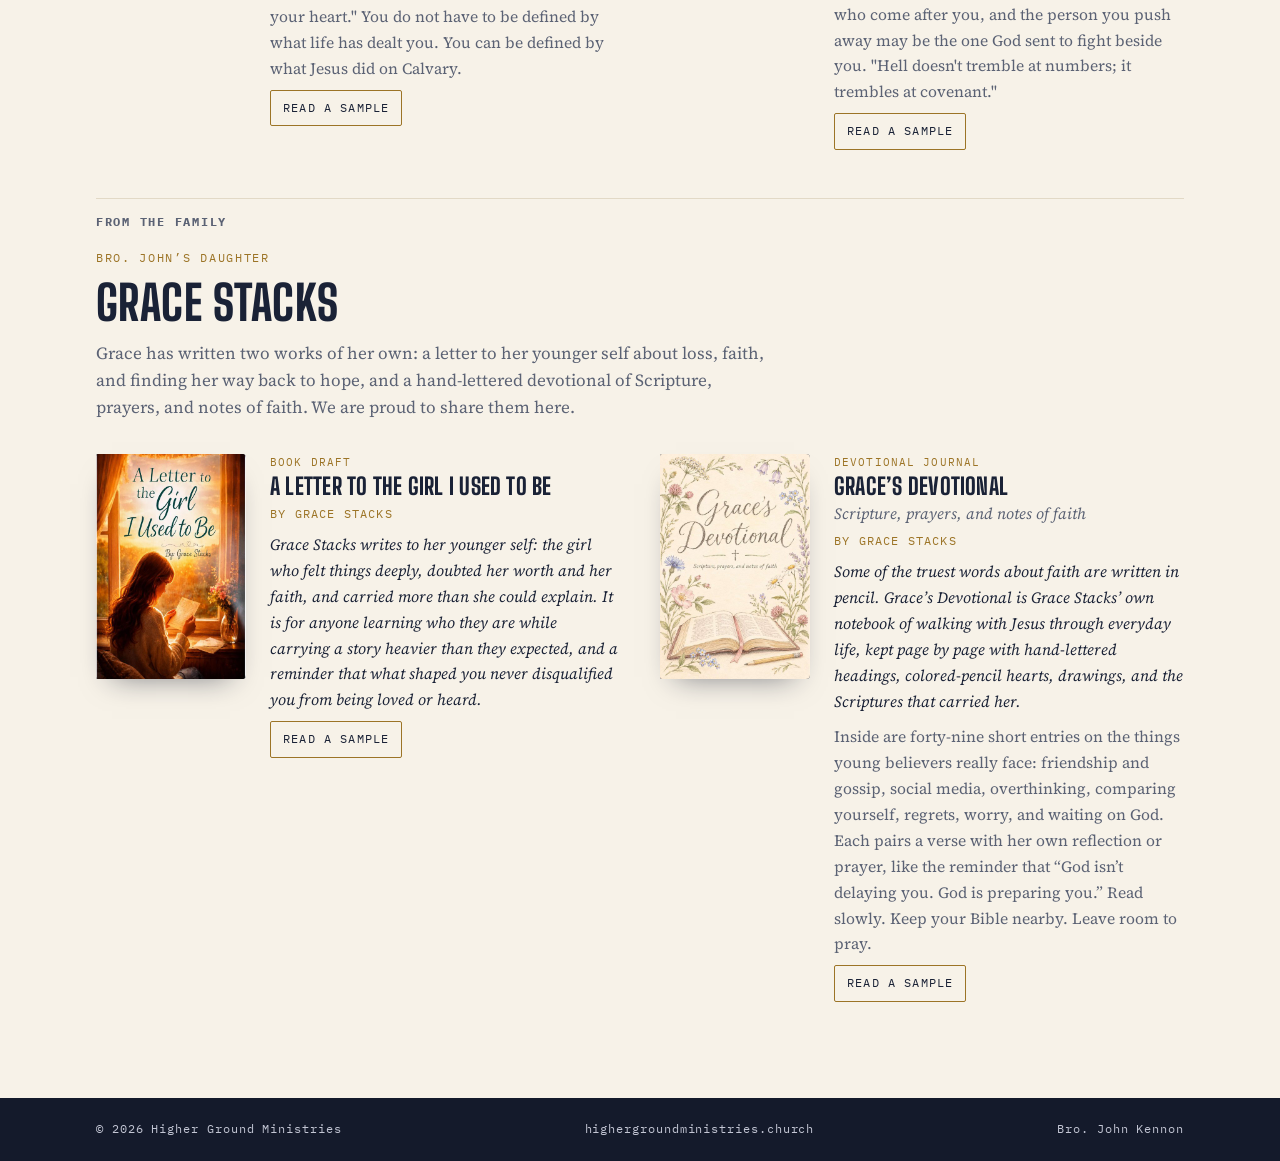
<file: books.html>
<!doctype html>
<html lang="en">
<head>
<meta charset="utf-8">
<script>/* myhgm.church is the short name: send visitors to the main address */
if (/(^|\.)myhgm\.church$/i.test(location.hostname)) location.replace("https://highergroundministries.church" + location.pathname + location.search + location.hash);</script>
<meta name="viewport" content="width=device-width, initial-scale=1">
<title>Books by John P. Kennon</title>
<meta name="description" content="Books, booklets and teaching studies by John P. Kennon, with reading samples.">
<meta property="og:title" content="Books by John P. Kennon">
<meta property="og:description" content="Books, booklets and teaching studies by John P. Kennon, with reading samples.">
<meta property="og:url" content="https://highergroundministries.church/books.html">
<link rel="canonical" href="https://highergroundministries.church/books.html">
<link rel="preconnect" href="https://fonts.googleapis.com">
<link rel="preconnect" href="https://fonts.gstatic.com" crossorigin>
<link rel="stylesheet" href="https://fonts.googleapis.com/css2?family=Big+Shoulders+Display:wght@600;800;900&family=Source+Serif+4:ital,opsz,wght@0,8..60,400;0,8..60,600;1,8..60,400&family=IBM+Plex+Mono:wght@400;500&display=swap">
<link rel="stylesheet" href="assets/site.css">
</head>
<body>
<a class="skip" href="#main">Skip to content</a>
<nav class="nav" aria-label="Main">
  <div class="wrap">
    <a class="mark" href="index.html">Higher <span>Ground</span></a>
    <ul>
      <li><a href="index.html">Home</a></li>
      <li><a href="books.html" aria-current="page">Books</a></li>
      <li><a href="music.html">Music</a></li>
      <li><a href="about.html">About</a></li>
      <li><a href="index.html#contact">Contact</a></li>
    </ul>
  </div>
</nav>

<header class="hero page-hero">
  <div class="wrap">
    <p class="sub">Books &middot; John P. Kennon</p>
    <h1>Written from <em>the valley floor</em></h1>
    <p class="lead">Books, devotionals, and teaching studies: Scripture opened plainly, testimony told honestly, and the apostolic faith of the Book of Acts lived out in everyday life.</p>
  </div>
  <svg class="ridges" viewBox="0 0 1440 260" preserveAspectRatio="none" aria-hidden="true">
    <circle cx="1040" cy="190" r="70"/>
    <path d="M0 170 L180 120 L360 150 L560 80 L760 140 L980 95 L1180 150 L1440 110 L1440 260 L0 260Z"/>
    <path d="M0 210 L220 160 L420 200 L640 140 L860 195 L1080 150 L1300 200 L1440 175 L1440 260 L0 260Z"/>
    <path d="M0 245 L300 205 L600 240 L900 210 L1200 240 L1440 220 L1440 260 L0 260Z"/>
  </svg>
</header>
<main id="main">
<section class="band">
  <div class="wrap">
    <div class="intro-block">
      <p class="eyebrow">About the books</p>
      <div class="intro-text">
        <p>These books come from the same place as the songs: the pulpit, the prayer room, and the hard seasons in between. The full-length works range from <em>What Happened After the Cross?</em>, which follows the gospel from Calvary into the conversion accounts of Acts, to <em>Untimely</em>, an honest account of a family&rsquo;s journey through sudden loss, grief, and forgiveness. Alongside them are a 52-week devotional, <em>A Vision of the Harvest</em>, and journeys through Exodus, the story of Balaam, and Israel&rsquo;s kings.</p>
        <p>The booklets and studies were written for the congregation and the Sunday school class: teaching on prayer, baptism in Jesus&rsquo; name, the continuing work of the Holy Ghost, marriage, and learning to trust again. Each one opens the Scripture plainly, tells the truth about brokenness, and points to the same God who still restores, still fills, and still speaks.</p>
        <p class="note">These works are being prepared for publication. Read a sample from each one while the full editions are finished.</p>
      </div>
    </div>
    <section class="vase" aria-labelledby="vase-h">
      <div class="vase-text">
        <p class="eyebrow">From <em>Untimely</em> &middot; Chapter 11</p>
        <h2 id="vase-h">The Shattered Vase</h2>
        <blockquote>
          <p>Before the accident&hellip; I had a vision during prayer. A vase. Shattered.</p>
          <p>But in the vision, the Lord did something I didn&rsquo;t expect. He picked up every piece. He didn&rsquo;t discard the broken. And then I heard it in my spirit: &ldquo;I can make it better than it was before.&rdquo;</p>
          <p>At the time, I had no idea what it meant. I taught on this in our adult Sunday school, a lesson I will never forget: the blessing is in the brokenness. But on June 14, when Loren left this world&hellip; I knew. The vase was us.</p>
          <p>He doesn&rsquo;t always prevent the breaking. But He never wastes the pieces.</p>
        </blockquote>
        <p class="sig">Bro. John Kennon</p>
      </div>
      <ol class="vase-panels">
        <li><img src="img/vase/vase-1.jpg" alt="A family gathered happily around a painted vase" loading="lazy"><span>Our family. Our hearts. Our plans.</span></li>
        <li><img src="img/vase/vase-2.jpg" alt="The vase lies shattered on the floor as the family grieves" loading="lazy"><span>Shattered. But not thrown away.</span></li>
        <li><img src="img/vase/vase-3.jpg" alt="A hand of light reaches down and the vase glows through its cracks" loading="lazy"><span>He picked up every piece.</span></li>
        <li><img src="img/vase/vase-4.jpg" alt="The vase restored, the family smiling around it" loading="lazy"><span>&ldquo;I can make it better than it was before.&rdquo;</span></li>
      </ol>
    </section>
    <h2 class="group-title">Books</h2>
    <div class="books shelf" data-books="full"></div>
    <h2 class="group-title">Booklets &amp; studies</h2>
    <div class="books shelf" data-books="short"></div>
    <h2 class="group-title">From the family</h2>
    <div class="family-intro">
      <p class="eyebrow">Bro. John&rsquo;s daughter</p>
      <h2>Grace Stacks</h2>
      <p>Grace has written two works of her own: a letter to her younger self about loss, faith, and finding her way back to hope, and a hand-lettered devotional of Scripture, prayers, and notes of faith. We are proud to share them here.</p>
    </div>
    <div class="books shelf family-books" data-books="family"></div>
    </div>
  </div>
</section>
</main>
<footer>
  <div class="wrap">
    <span>&copy; 2026 Higher Ground Ministries</span>
    <span>highergroundministries.church</span>
    <span>Bro. John Kennon</span>
  </div>
</footer>
<script src="assets/site.js"></script>
</body>
</html>
</file>
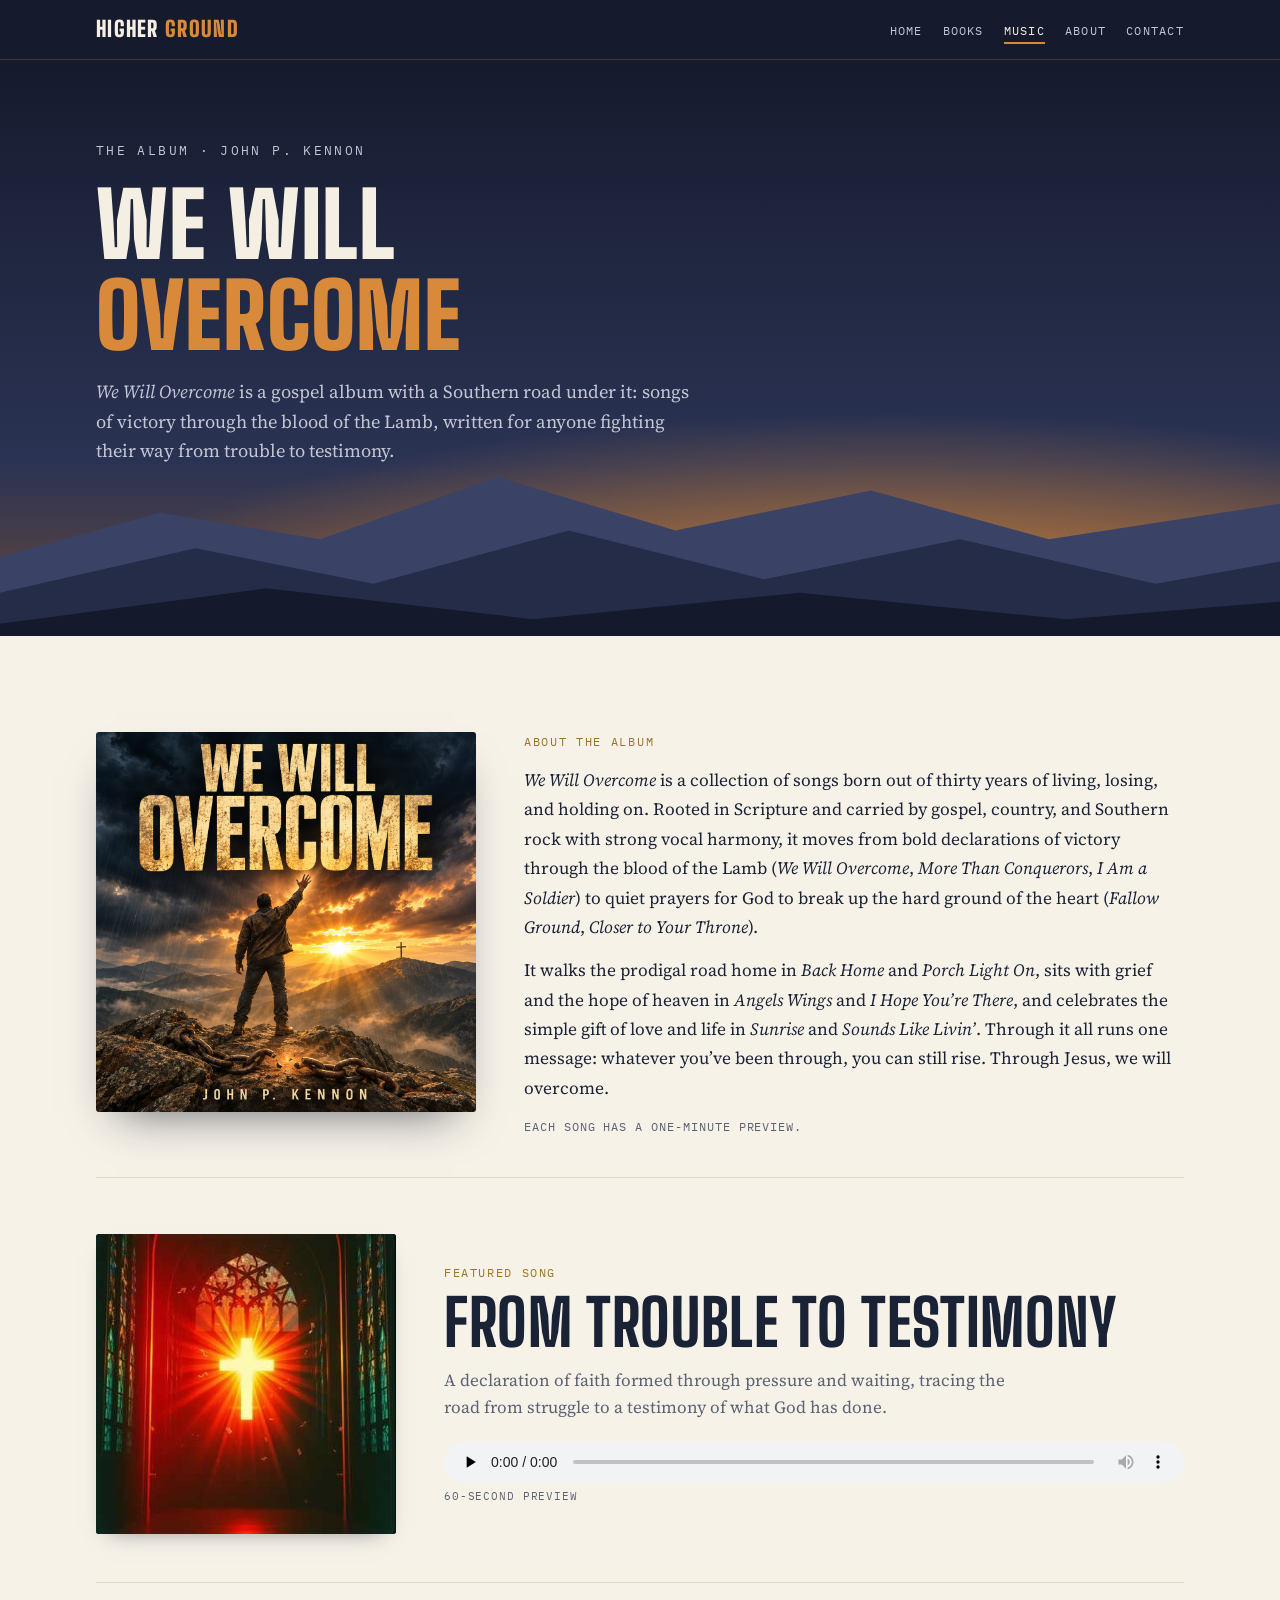
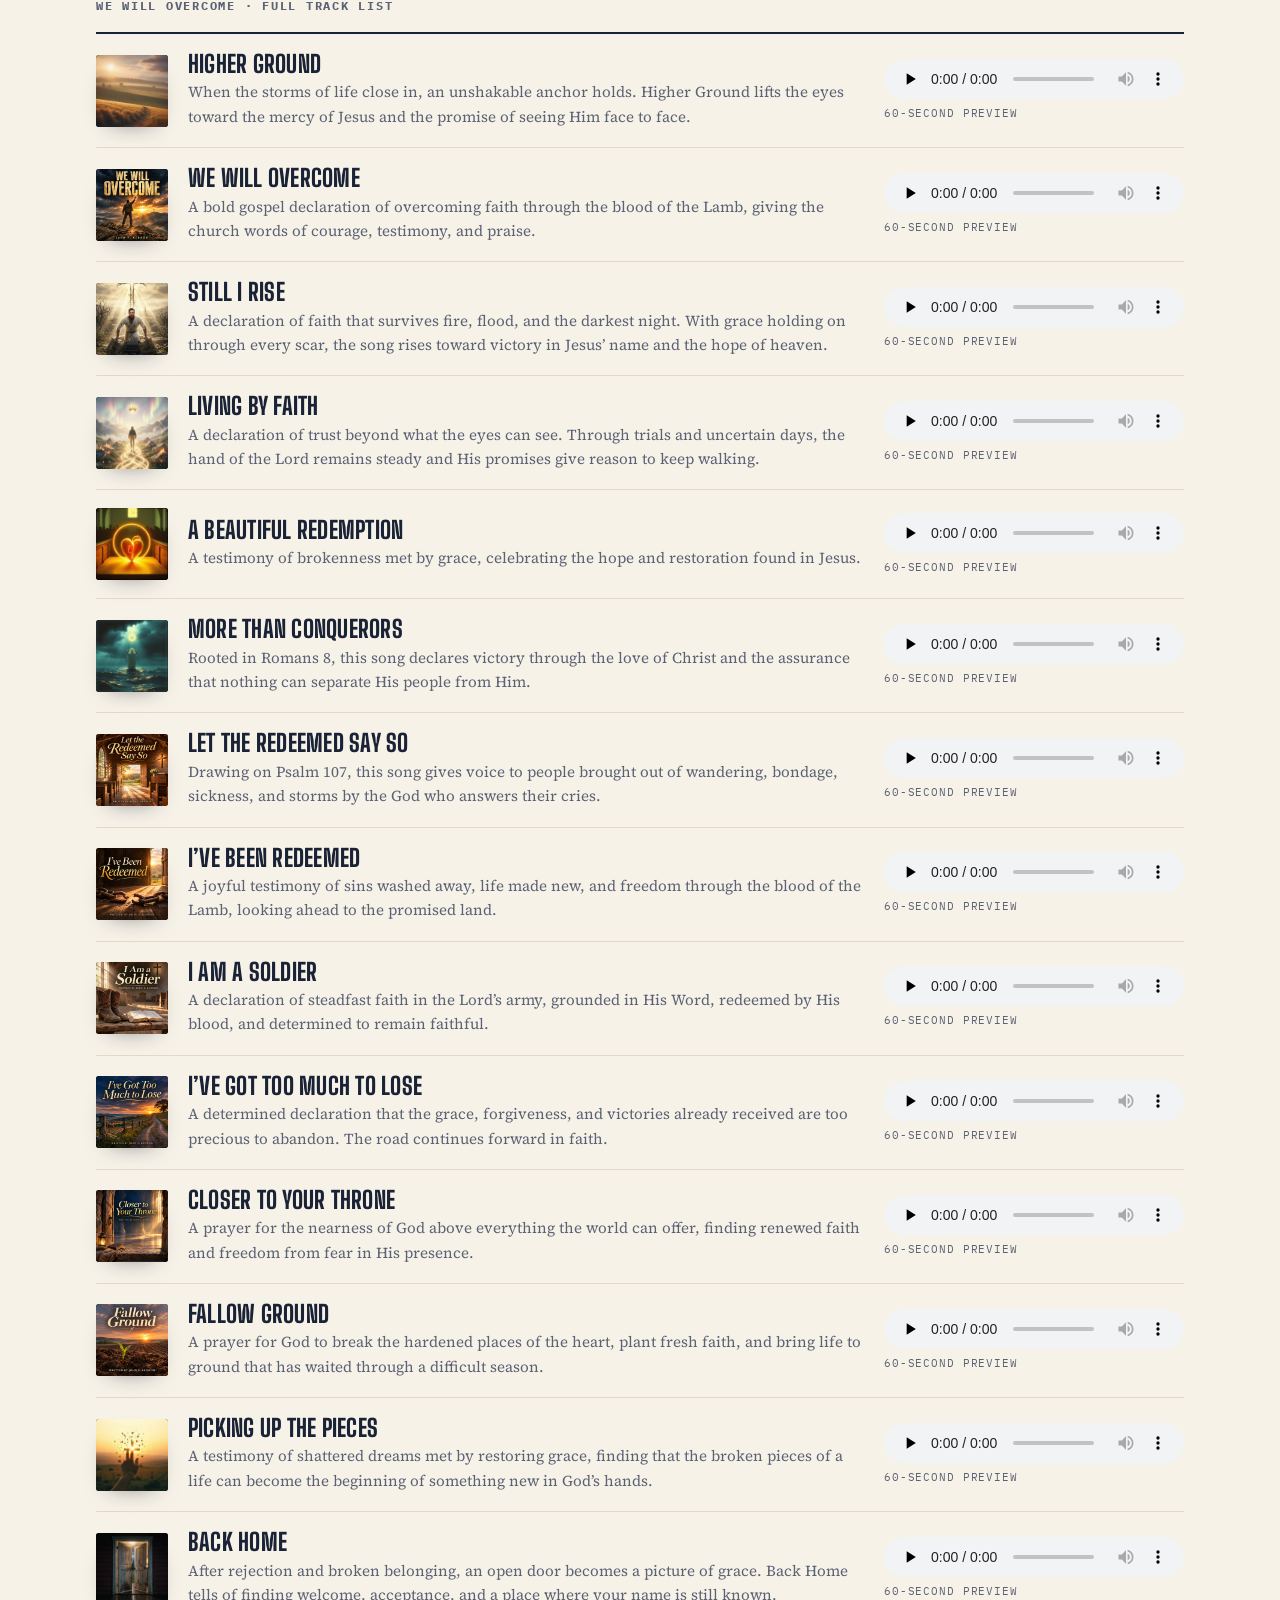
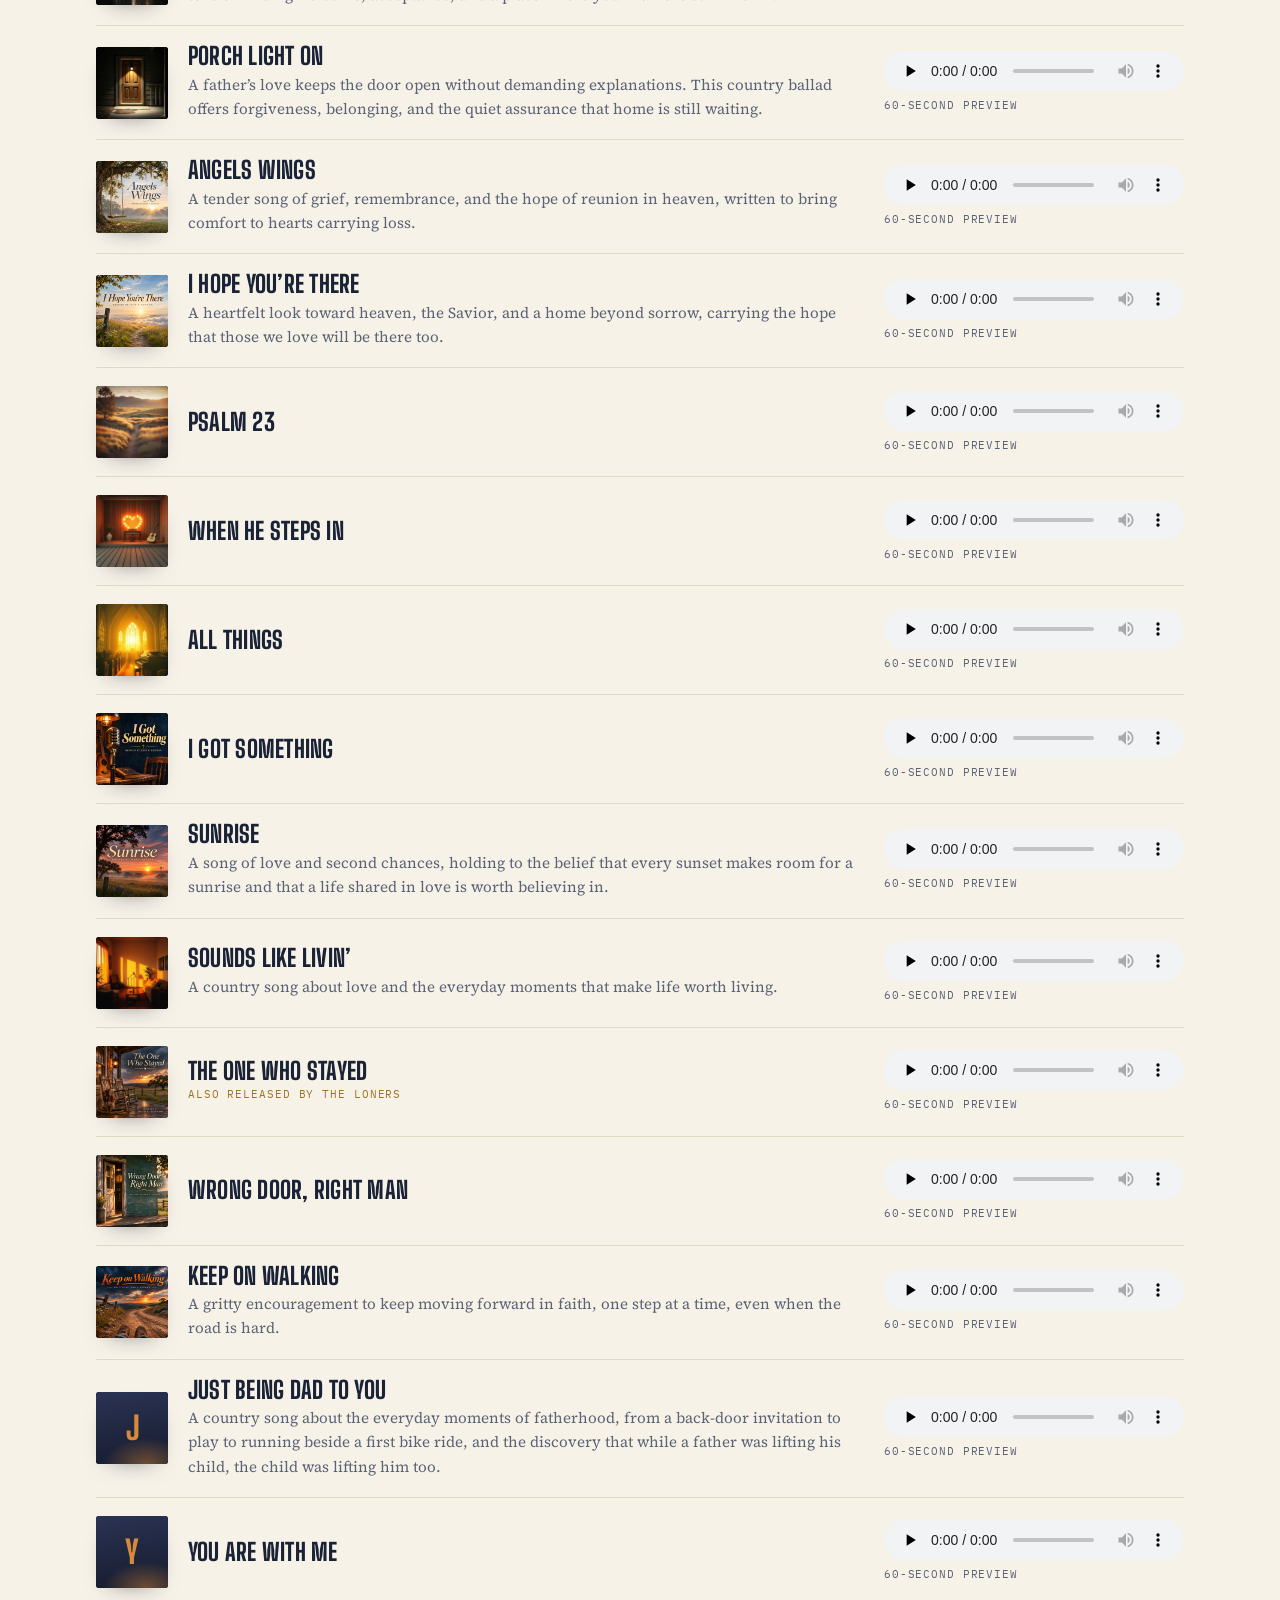
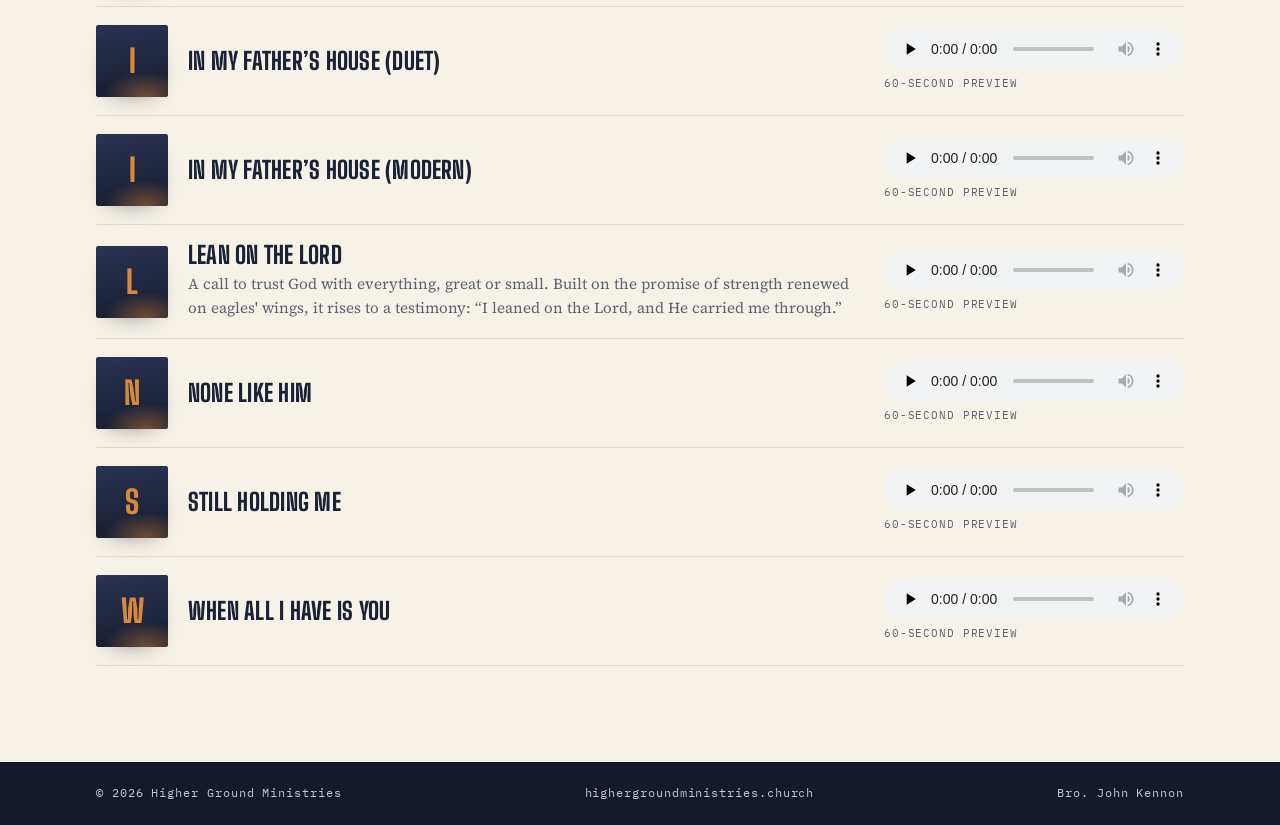
<file: music.html>
<!doctype html>
<html lang="en">
<head>
<meta charset="utf-8">
<script>/* myhgm.church is the short name: send visitors to the main address */
if (/(^|\.)myhgm\.church$/i.test(location.hostname)) location.replace("https://highergroundministries.church" + location.pathname + location.search + location.hash);</script>
<meta name="viewport" content="width=device-width, initial-scale=1">
<title>We Will Overcome</title>
<meta name="description" content="We Will Overcome, the album by John P. Kennon: original gospel, country and Southern rock songs. Listen to previews.">
<meta property="og:title" content="We Will Overcome">
<meta property="og:description" content="We Will Overcome, the album by John P. Kennon: original gospel, country and Southern rock songs. Listen to previews.">
<meta property="og:url" content="https://highergroundministries.church/music.html">
<link rel="canonical" href="https://highergroundministries.church/music.html">
<link rel="preconnect" href="https://fonts.googleapis.com">
<link rel="preconnect" href="https://fonts.gstatic.com" crossorigin>
<link rel="stylesheet" href="https://fonts.googleapis.com/css2?family=Big+Shoulders+Display:wght@600;800;900&family=Source+Serif+4:ital,opsz,wght@0,8..60,400;0,8..60,600;1,8..60,400&family=IBM+Plex+Mono:wght@400;500&display=swap">
<link rel="stylesheet" href="assets/site.css">
</head>
<body>
<a class="skip" href="#main">Skip to content</a>
<nav class="nav" aria-label="Main">
  <div class="wrap">
    <a class="mark" href="index.html">Higher <span>Ground</span></a>
    <ul>
      <li><a href="index.html">Home</a></li>
      <li><a href="books.html">Books</a></li>
      <li><a href="music.html" aria-current="page">Music</a></li>
      <li><a href="about.html">About</a></li>
      <li><a href="index.html#contact">Contact</a></li>
    </ul>
  </div>
</nav>

<header class="hero page-hero">
  <div class="wrap">
    <p class="sub">The album &middot; John P. Kennon</p>
    <h1>We Will <em>Overcome</em></h1>
    <p class="lead"><em>We Will Overcome</em> is a gospel album with a Southern road under it: songs of victory through the blood of the Lamb, written for anyone fighting their way from trouble to testimony.</p>
  </div>
  <svg class="ridges" viewBox="0 0 1440 260" preserveAspectRatio="none" aria-hidden="true">
    <circle cx="1040" cy="190" r="70"/>
    <path d="M0 170 L180 120 L360 150 L560 80 L760 140 L980 95 L1180 150 L1440 110 L1440 260 L0 260Z"/>
    <path d="M0 210 L220 160 L420 200 L640 140 L860 195 L1080 150 L1300 200 L1440 175 L1440 260 L0 260Z"/>
    <path d="M0 245 L300 205 L600 240 L900 210 L1200 240 L1440 220 L1440 260 L0 260Z"/>
  </svg>
</header>
<main id="main">
<section class="band">
  <div class="wrap">
    <div class="intro-block album">
      <div class="album-art">
        <img src="img/album-we-will-overcome.jpg" alt="We Will Overcome album cover" width="1200" height="1200">
      </div>
      <div class="intro-text">
        <p class="eyebrow">About the album</p>
        <p><em>We Will Overcome</em> is a collection of songs born out of thirty years of living, losing, and holding on. Rooted in Scripture and carried by gospel, country, and Southern rock with strong vocal harmony, it moves from bold declarations of victory through the blood of the Lamb (<em>We Will Overcome</em>, <em>More Than Conquerors</em>, <em>I Am a Soldier</em>) to quiet prayers for God to break up the hard ground of the heart (<em>Fallow Ground</em>, <em>Closer to Your Throne</em>).</p>
        <p>It walks the prodigal road home in <em>Back Home</em> and <em>Porch Light On</em>, sits with grief and the hope of heaven in <em>Angels Wings</em> and <em>I Hope You&rsquo;re There</em>, and celebrates the simple gift of love and life in <em>Sunrise</em> and <em>Sounds Like Livin&rsquo;</em>. Through it all runs one message: whatever you&rsquo;ve been through, you can still rise. Through Jesus, we will overcome.</p>
        <p class="note">Each song has a one-minute preview.</p>
      </div>
    </div>
    <div data-songs="featured"></div>
    <h2 class="group-title">We Will Overcome &middot; Full track list</h2>
    <ul class="songs" data-songs="list"></ul>
  </div>
</section>
</main>
<footer>
  <div class="wrap">
    <span>&copy; 2026 Higher Ground Ministries</span>
    <span>highergroundministries.church</span>
    <span>Bro. John Kennon</span>
  </div>
</footer>
<script src="assets/site.js"></script>
</body>
</html>
</file>
<file: assets/site.css>
/* Higher Ground Ministries
   Layout: dusk ridgeline hero, then warm ivory reading bands; navy for nav, contact and footer.
   Covers carry the color; the page stays quiet around them. */
:root{
  --bg:#f7f2e8;           /* warm ivory */
  --surface:#fffdf8;
  --ink:#1a2236;          /* deep navy ink */
  --muted:#5b6274;
  --line:#e2d9c6;
  --gold:#9c7426;         /* muted gold, readable on ivory */
  --gold-soft:#efe3c6;
  --navy:#151b2d; --navy-2:#2b3354; --glow:#d9893a;
  --ridge1:#3a4366; --ridge2:#252c47; --ridge3:#141a2b;
  --on-navy:#f5efe3; --on-navy-muted:#c3c6d4;
  --f-display:"Big Shoulders Display","Oswald","Arial Narrow",Impact,sans-serif;
  --f-body:"Source Serif 4",Georgia,"Times New Roman",serif;
  --f-mono:"IBM Plex Mono",ui-monospace,Menlo,Consolas,monospace;
}
@media (prefers-color-scheme:dark){:root:not([data-theme="light"]){
  --bg:#12161f;--surface:#1a1f2c;--ink:#ece6da;--muted:#a3a9b8;--line:#2d3343;--gold:#d9ad5c;--gold-soft:#3a3020;color-scheme:dark}}
:root[data-theme="dark"]{--bg:#12161f;--surface:#1a1f2c;--ink:#ece6da;--muted:#a3a9b8;--line:#2d3343;--gold:#d9ad5c;--gold-soft:#3a3020;color-scheme:dark}

*{box-sizing:border-box}
html{scroll-padding-top:72px}
body{margin:0;background:var(--bg);color:var(--ink);font-family:var(--f-body);font-size:1.0625rem;line-height:1.6;-webkit-font-smoothing:antialiased}
img{max-width:100%;display:block}
[hidden]{display:none!important}
.wrap{max-width:1120px;margin:0 auto;padding-left:max(16px,env(safe-area-inset-left,0px));padding-right:max(16px,env(safe-area-inset-right,0px))}
h1,h2,h3{font-family:var(--f-display);font-weight:800;line-height:1.02;letter-spacing:.01em;text-wrap:balance;margin:0}
p{margin:0}
a{color:inherit}
:focus-visible{outline:3px solid var(--glow);outline-offset:3px;border-radius:2px}
.eyebrow{font-family:var(--f-mono);font-size:.75rem;letter-spacing:.14em;text-transform:uppercase;color:var(--gold)}
.skip{position:absolute;left:-9999px;top:8px;z-index:20;background:var(--surface);color:var(--ink);padding:8px 12px}
.skip:focus{left:16px}

/* nav */
.nav{position:sticky;top:0;z-index:9;background:var(--navy);border-bottom:1px solid rgba(217,137,58,.25)}
.nav .wrap{display:flex;align-items:center;justify-content:space-between;gap:12px 20px;padding-block:12px;flex-wrap:wrap}
.mark{font-family:var(--f-display);font-weight:900;font-size:1.35rem;letter-spacing:.06em;text-transform:uppercase;color:var(--on-navy);text-decoration:none}
.mark span{color:var(--glow)}
.nav ul{display:flex;gap:6px 20px;list-style:none;margin:0;padding:0;flex-wrap:wrap}
.nav ul a{color:var(--on-navy-muted);text-decoration:none;font-family:var(--f-mono);font-size:.78rem;letter-spacing:.1em;text-transform:uppercase;padding:4px 0}
.nav ul a:hover,.nav ul a[aria-current="page"]{color:var(--on-navy)}
.nav ul a[aria-current="page"]{box-shadow:0 2px 0 var(--glow)}

/* hero */
.hero{position:relative;overflow:hidden;color:var(--on-navy);
  background:radial-gradient(120% 70% at 70% 100%,var(--glow) 0%,transparent 55%),linear-gradient(180deg,var(--navy) 0%,var(--navy-2) 70%,#6b4a3a 100%)}
.hero .wrap{position:relative;z-index:2;padding-block:clamp(56px,10vw,120px) clamp(140px,19vw,220px)}
.hero h1{font-size:clamp(3.2rem,10.5vw,8.2rem);font-weight:900;text-transform:uppercase}
.hero h1 em{font-style:normal;color:var(--glow);display:block}
.hero .sub{font-family:var(--f-mono);font-size:.82rem;letter-spacing:.18em;text-transform:uppercase;color:var(--on-navy-muted);margin-bottom:18px}
.hero .verse{max-width:34rem;margin-top:28px;font-size:1.2rem;font-style:italic}
.hero .verse cite{display:block;font-style:normal;font-family:var(--f-mono);font-size:.75rem;letter-spacing:.12em;color:var(--on-navy-muted);margin-top:6px}
.page-hero .wrap{padding-block:clamp(44px,7vw,80px) clamp(110px,14vw,170px)}
.page-hero h1{font-size:clamp(2.8rem,8vw,5.6rem)}
.page-hero p.lead{max-width:38rem;margin-top:16px;font-size:1.15rem;color:var(--on-navy-muted)}
.ridges{position:absolute;inset:auto 0 -1px 0;width:100%;height:auto;z-index:1;display:block}
.ridges path:nth-of-type(1){fill:var(--ridge1)} .ridges path:nth-of-type(2){fill:var(--ridge2)} .ridges path:nth-of-type(3){fill:var(--ridge3)}
.ridges circle{fill:var(--glow);opacity:.9}

.cta{display:flex;gap:12px;flex-wrap:wrap;margin-top:32px}
.btn{display:inline-block;font-family:var(--f-mono);font-size:.8rem;letter-spacing:.12em;text-transform:uppercase;text-decoration:none;padding:13px 20px;border-radius:2px;border:1.5px solid var(--glow);color:var(--navy);background:var(--glow);cursor:pointer}
.btn.ghost{background:transparent;color:var(--on-navy);border-color:var(--on-navy-muted)}
.btn.line{background:transparent;color:var(--ink);border-color:var(--gold)}
.btn:hover{filter:brightness(1.08)}

/* bands */
.band{padding-block:clamp(56px,8vw,96px)}
.band.alt{background:var(--surface);border-block:1px solid var(--line)}
.head{display:grid;gap:10px;margin-bottom:36px;max-width:42rem}
.head h2{font-size:clamp(2.3rem,5.5vw,3.6rem);text-transform:uppercase}
.head p{color:var(--muted)}
.head-row{display:flex;justify-content:space-between;align-items:end;gap:16px 32px;flex-wrap:wrap;margin-bottom:36px}
.head-row .head{margin-bottom:0}
.more{font-family:var(--f-mono);font-size:.8rem;letter-spacing:.1em;text-transform:uppercase;color:var(--gold);text-decoration:none;border-bottom:1px solid currentColor;padding-bottom:2px;white-space:nowrap}
.group-title{font-family:var(--f-mono);font-size:.78rem;letter-spacing:.14em;text-transform:uppercase;color:var(--muted);margin:48px 0 20px;padding-top:16px;border-top:1px solid var(--line)}
.group-title:first-child{margin-top:0}

/* covers */
.cover{aspect-ratio:2/3;width:100%;max-width:100%;border-radius:2px 4px 4px 2px;overflow:hidden;background:var(--navy);
  box-shadow:inset 5px 0 0 rgba(0,0,0,.16),0 14px 28px -16px rgba(20,26,43,.55)}
.cover img{width:100%;height:100%;object-fit:cover}
.cover.square{aspect-ratio:1/1;border-radius:3px;box-shadow:0 10px 22px -14px rgba(20,26,43,.55)}
.titlecard{width:100%;height:100%;display:flex;flex-direction:column;justify-content:space-between;padding:14% 12%;color:var(--on-navy);
  background:radial-gradient(100% 60% at 70% 100%,rgba(217,137,58,.45),transparent 60%),linear-gradient(170deg,var(--navy-2),var(--navy))}
.titlecard b{font-family:var(--f-display);font-weight:800;text-transform:uppercase;font-size:clamp(1rem,2.4vw,1.4rem);line-height:1;text-wrap:balance}
.titlecard small{font-family:var(--f-mono);font-size:.6rem;letter-spacing:.14em;text-transform:uppercase;color:var(--on-navy-muted)}
.square .titlecard{padding:12%}
.square .titlecard b{font-size:1rem}
.titlecard.mono{justify-content:center;align-items:center;padding:0}
.titlecard.mono b{font-size:2rem;color:var(--glow)}

/* book grid */
.books{display:grid;grid-template-columns:repeat(auto-fill,minmax(min(100%,210px),1fr));gap:40px 28px}
.book{display:grid;gap:14px;align-content:start;min-width:0;scroll-margin-top:84px}
#study{scroll-margin-top:64px}
.book .kind{font-family:var(--f-mono);font-size:.7rem;letter-spacing:.1em;text-transform:uppercase;color:var(--gold)}
.book h3{font-size:1.45rem;text-transform:uppercase;margin-top:4px}
.book .subtitle{font-style:italic;color:var(--muted);font-size:.98rem;margin-top:2px}
.book .byline{font-family:var(--f-mono);font-size:.74rem;letter-spacing:.1em;text-transform:uppercase;color:var(--gold);margin-top:6px}
.family{display:grid;grid-template-columns:minmax(0,260px) minmax(0,1fr);gap:clamp(24px,4vw,48px);align-items:start}
.family-intro{display:grid;gap:12px;max-width:42rem;color:var(--muted);margin-bottom:32px}
.family-intro h2{font-size:clamp(2rem,4.5vw,3rem);text-transform:uppercase;color:var(--ink)}
@media (max-width:760px){.family{grid-template-columns:1fr}}
.book .desc{display:grid;gap:10px;font-size:.98rem;color:var(--muted);line-height:1.65}
.book .desc p:first-child{color:var(--ink);font-style:italic}
/* Books page: cover beside text so longer copy reads well */
.books.shelf{grid-template-columns:repeat(auto-fill,minmax(min(100%,520px),1fr));gap:48px 40px}
.books.shelf .book{grid-template-columns:minmax(0,150px) minmax(0,1fr);gap:8px 24px;align-items:start}
.books.shelf .book>.cover{grid-row:span 3}
@media (max-width:560px){.books.shelf .book{grid-template-columns:minmax(0,110px) minmax(0,1fr)}.books.shelf .book .desc,.books.shelf .book .actions{grid-column:1/-1}}
.book .actions{display:flex;gap:10px;flex-wrap:wrap}
.book .actions a{font-family:var(--f-mono);font-size:.74rem;letter-spacing:.1em;text-transform:uppercase;color:var(--ink);text-decoration:none;border:1.5px solid var(--gold);padding:8px 12px;border-radius:2px}
.book .actions a:hover{background:var(--gold-soft)}
.books.compact{grid-template-columns:repeat(auto-fill,minmax(min(100%,150px),1fr));gap:28px 20px}
.books.compact .desc{display:none}
.books.compact h3{font-size:1.15rem}

/* songs */
.featured{display:grid;grid-template-columns:minmax(0,300px) minmax(0,1fr);gap:clamp(24px,4vw,48px);align-items:center;margin-bottom:48px}
.featured .label{font-family:var(--f-mono);font-size:.72rem;letter-spacing:.14em;text-transform:uppercase;color:var(--gold)}
.featured h3{font-size:clamp(2.4rem,6vw,4rem);text-transform:uppercase;margin:8px 0 12px}
.featured p.desc{color:var(--muted);max-width:36rem}
.featured audio{margin-top:20px}
.songs{list-style:none;margin:0;padding:0;border-top:2px solid var(--ink)}
.song{display:grid;grid-template-columns:72px minmax(0,1fr) minmax(0,300px);gap:8px 20px;align-items:center;padding:18px 0;border-bottom:1px solid var(--line)}
.song .cover{width:72px}
.song h3{font-size:1.5rem;text-transform:uppercase}
.song .credit{font-family:var(--f-mono);font-size:.7rem;letter-spacing:.08em;text-transform:uppercase;color:var(--gold);margin-top:2px}
.song p.desc{color:var(--muted);font-size:.95rem;margin-top:4px}
audio{width:100%;max-width:100%;height:40px;display:block}
.preview-note{font-family:var(--f-mono);font-size:.68rem;letter-spacing:.08em;text-transform:uppercase;color:var(--muted);margin-top:6px}
.songs.compact .desc{display:none}

/* album / books intro */
.intro-block{display:grid;grid-template-columns:minmax(0,180px) minmax(0,1fr);gap:12px 32px;margin-bottom:56px;padding-bottom:40px;border-bottom:1px solid var(--line)}
.intro-text{display:grid;gap:14px;max-width:42rem;font-size:1.08rem;line-height:1.7}
.intro-text .note{font-family:var(--f-mono);font-size:.74rem;letter-spacing:.08em;text-transform:uppercase;color:var(--muted)}
@media (max-width:760px){.intro-block{grid-template-columns:1fr}}

.intro-block.album{grid-template-columns:minmax(0,380px) minmax(0,1fr);gap:24px 48px;align-items:start}
.album-art img{width:100%;height:auto;aspect-ratio:1/1;border-radius:3px;box-shadow:0 22px 44px -22px rgba(20,26,43,.65)}
@media (max-width:760px){.intro-block.album{grid-template-columns:1fr}.album-art{max-width:340px}}

/* the shattered vase (Books page) */
.vase{display:grid;gap:32px;margin-bottom:64px;padding-bottom:56px;border-bottom:1px solid var(--line)}
.vase-text{display:grid;gap:14px;max-width:42rem}
.vase-text h2{font-size:clamp(2.2rem,5vw,3.4rem);text-transform:uppercase}
.vase blockquote{margin:0;padding-left:clamp(16px,3vw,28px);border-left:3px solid var(--gold);display:grid;gap:12px;font-size:1.12rem;line-height:1.7}
.vase blockquote p:last-child{font-style:italic}
.vase-panels{list-style:none;margin:0;padding:0;display:grid;grid-template-columns:repeat(4,minmax(0,1fr));gap:18px}
.vase-panels li{display:grid;gap:10px;align-content:start}
.vase-panels img{width:100%;height:auto;aspect-ratio:4/5;object-fit:cover;border-radius:2px;box-shadow:0 14px 28px -18px rgba(20,26,43,.6)}
.vase-panels span{font-size:.95rem;font-style:italic;color:var(--muted)}
@media (max-width:760px){.vase-panels{grid-template-columns:repeat(2,minmax(0,1fr))}}

/* dedication */
.dedication-body{display:grid;gap:16px;max-width:40rem;padding-left:clamp(16px,3vw,32px);border-left:3px solid var(--gold)}
.dedication-body h2{font-size:clamp(2.2rem,5vw,3.4rem);text-transform:uppercase}
.dedication-body p:not(.eyebrow):not(.sig){font-size:1.15rem;line-height:1.7}

/* about */
.portrait-img{width:100%;height:auto;max-width:100%;aspect-ratio:4/5;object-fit:cover;border-radius:2px;box-shadow:0 18px 36px -20px rgba(20,26,43,.55)}
@media (max-width:760px){.portrait-img{max-width:320px}}
.about{display:grid;grid-template-columns:minmax(0,1fr) minmax(0,1.4fr);gap:clamp(28px,5vw,64px);align-items:start}
.portrait{aspect-ratio:4/5;max-width:100%;border:1.5px dashed var(--line);border-radius:2px;display:grid;place-items:center;text-align:center;padding:20px;color:var(--muted);font-family:var(--f-mono);font-size:.75rem;letter-spacing:.08em;text-transform:uppercase;background:var(--surface)}
.about-body{display:grid;gap:16px;max-width:38rem}
.about-body h2{font-size:clamp(2.2rem,5vw,3.2rem);text-transform:uppercase}
.sig{font-family:var(--f-display);font-weight:600;font-size:1.3rem;letter-spacing:.04em;color:var(--gold)}

/* about gallery */
.gallery{display:grid;grid-template-columns:repeat(2,minmax(0,1fr));gap:24px;margin-top:56px;max-width:760px}
.gallery .wide{grid-column:1/-1}
.gallery .wide img{aspect-ratio:3/2}

.gallery figure{margin:0;display:grid;gap:10px}
.gallery img{width:100%;height:auto;aspect-ratio:4/5;object-fit:cover;border-radius:2px;box-shadow:0 14px 28px -18px rgba(20,26,43,.55)}
.gallery figcaption{font-family:var(--f-mono);font-size:.72rem;letter-spacing:.1em;text-transform:uppercase;color:var(--muted)}

/* about scrapbook */
.scrapbook{margin-top:72px;display:grid;gap:12px}
.scrapbook .group-title{margin:0}
.scrap-lead{max-width:38rem;color:var(--muted)}
.scrap-pages{display:grid;grid-template-columns:repeat(3,minmax(0,1fr));gap:24px;align-items:start;margin-top:12px}
.scrap-pages figure{margin:0;display:grid;gap:10px}
.scrap-pages a{display:block;background:#fff;padding:8px;border-radius:2px;box-shadow:0 14px 28px -18px rgba(20,26,43,.55);transition:transform .2s}
.scrap-pages a:hover{transform:translateY(-3px) rotate(-.4deg)}
.scrap-pages img{display:block;width:100%;height:auto}
.scrap-pages figcaption{font-family:var(--f-mono);font-size:.72rem;letter-spacing:.1em;text-transform:uppercase;color:var(--muted)}
@media (max-width:760px){.scrap-pages{grid-template-columns:minmax(0,1fr)}}

/* bible study */
.study-grid{display:grid;grid-template-columns:minmax(0,1.1fr) minmax(0,1fr);gap:32px 48px;align-items:center}
.study-cover{display:block;border-radius:3px;overflow:hidden;box-shadow:0 18px 36px -22px rgba(20,26,43,.6)}
.study-cover img,.study-slides img{display:block;width:100%;height:auto}
.study-text{display:grid;gap:14px;min-width:0}
.study-text h2{font-size:clamp(2.1rem,4.6vw,3.2rem);text-transform:uppercase}
.study-text p{color:var(--muted);max-width:36rem}
.study-actions{display:flex;flex-wrap:wrap;gap:12px;margin-top:6px}
.study-slides{list-style:none;margin:32px 0 0;padding:0;display:grid;grid-template-columns:repeat(4,minmax(0,1fr));gap:14px}
.study-slides img{border-radius:2px}
@media (max-width:860px){.study-grid{grid-template-columns:minmax(0,1fr)}.study-slides{grid-template-columns:repeat(2,minmax(0,1fr))}}

/* contact */
.contact{background:var(--navy);color:var(--on-navy)}
.contact .wrap{display:grid;grid-template-columns:minmax(0,1fr) minmax(0,1fr);gap:32px}
.contact h2{font-size:clamp(2.2rem,5vw,3.4rem);text-transform:uppercase}
.contact p{color:var(--on-navy-muted);margin-top:10px}
form{display:grid;gap:14px;min-width:0}
.row2{display:grid;grid-template-columns:1fr 1fr;gap:14px}
.fld{display:grid;gap:6px;min-width:0}
.fld label{font-family:var(--f-mono);font-size:.72rem;letter-spacing:.1em;text-transform:uppercase;color:var(--on-navy-muted)}
.fld input,.fld select,.fld textarea{width:100%;min-width:0;font:inherit;font-size:1rem;padding:12px 14px;border-radius:2px;border:1.5px solid var(--ridge1);background:var(--ridge3);color:var(--on-navy);color-scheme:dark}
.fld textarea{min-height:130px;resize:vertical}
.chk{display:flex;gap:10px;align-items:center;color:var(--on-navy-muted);font-size:.95rem}
.chk input{width:18px;height:18px;accent-color:var(--glow)}
.hp{position:absolute;left:-9999px}
.thanks{padding:14px 16px;border-left:3px solid var(--glow);background:var(--ridge3);color:var(--on-navy)}
form .btn{justify-self:start}

footer{background:var(--ridge3);color:var(--on-navy-muted);font-family:var(--f-mono);font-size:.72rem;letter-spacing:.08em}
footer .wrap{display:flex;justify-content:space-between;gap:12px;flex-wrap:wrap;padding-block:22px}

@media (max-width:760px){
  .about,.contact .wrap,.featured{grid-template-columns:1fr}
  .featured .cover{max-width:260px}
  .portrait{max-width:280px}
  .song{grid-template-columns:56px minmax(0,1fr)}
  .song .cover{width:56px}
  .song .player{grid-column:1/-1}
}
@media (max-width:520px){.row2{grid-template-columns:1fr}}
@media (prefers-reduced-motion:no-preference){
  .ridges circle{animation:rise 2.4s ease-out both}
  @keyframes rise{from{transform:translateY(40px)}to{transform:none}}
}
</file>
